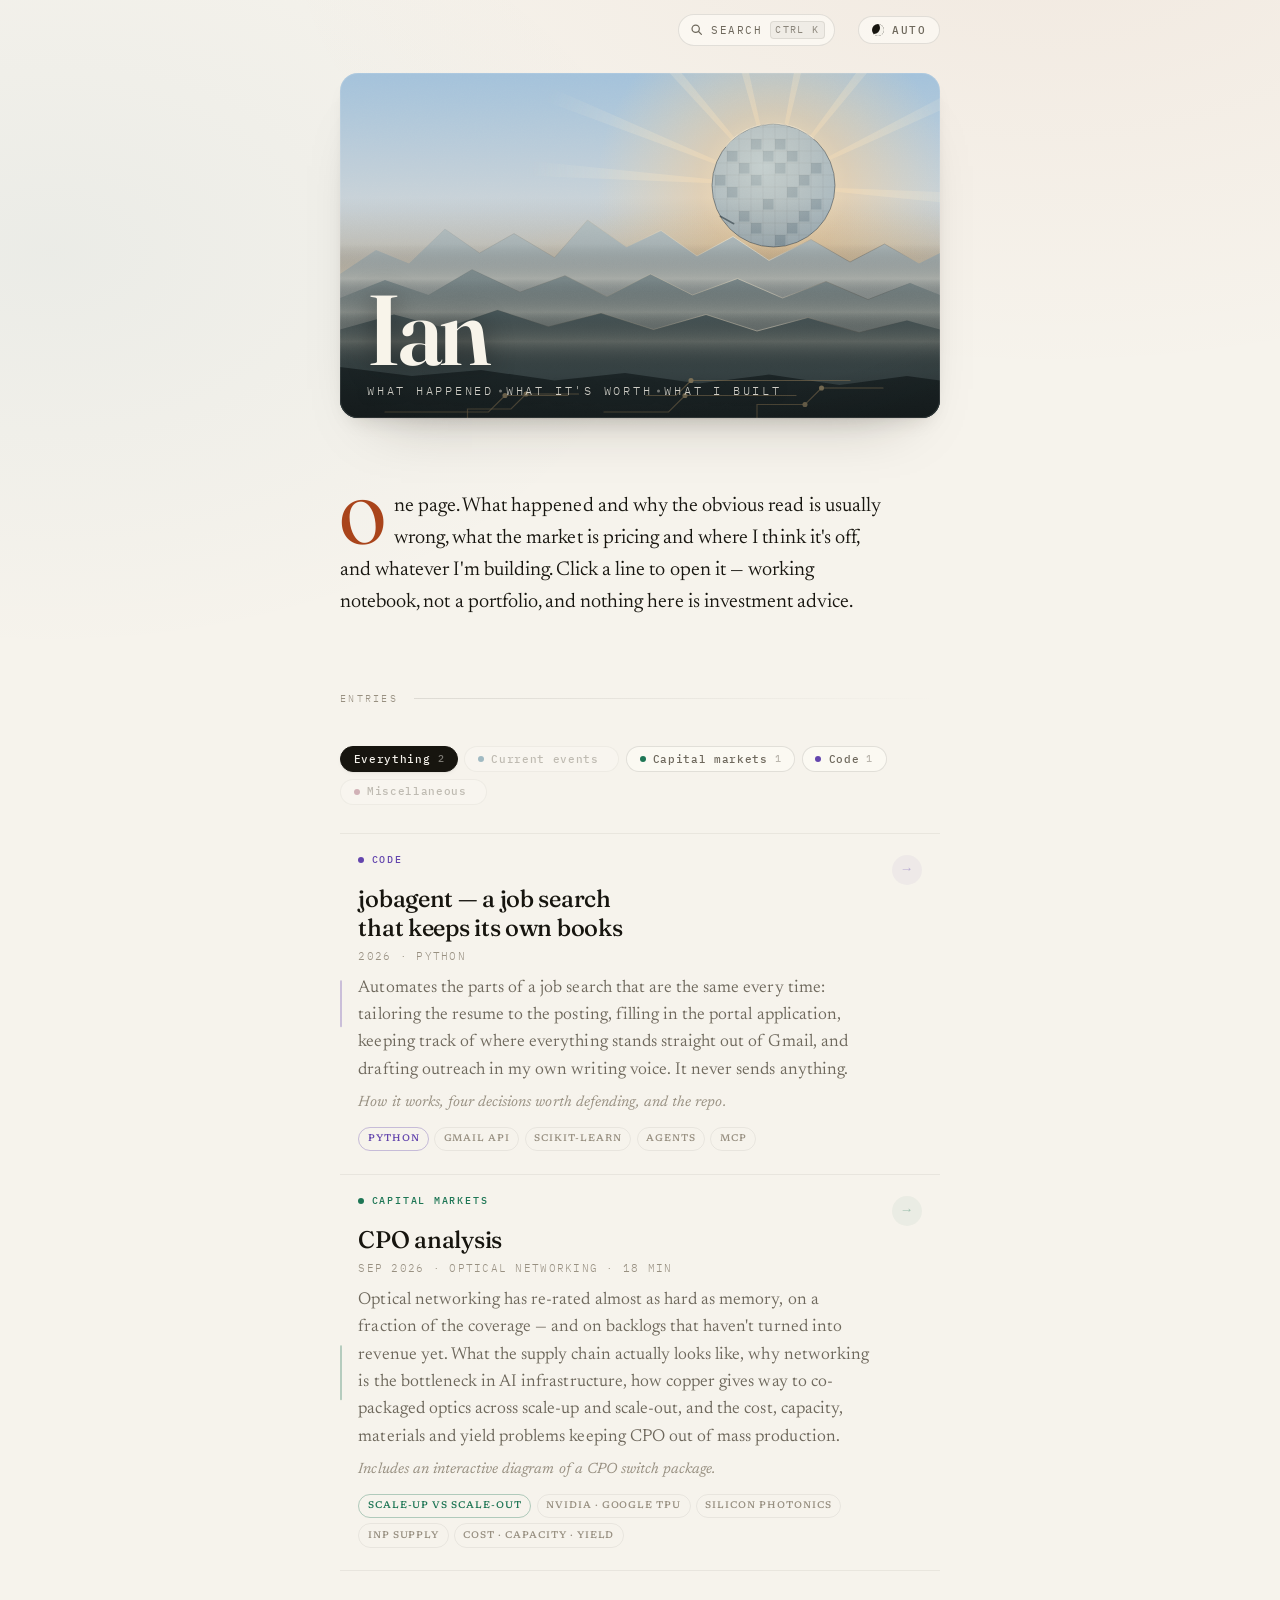
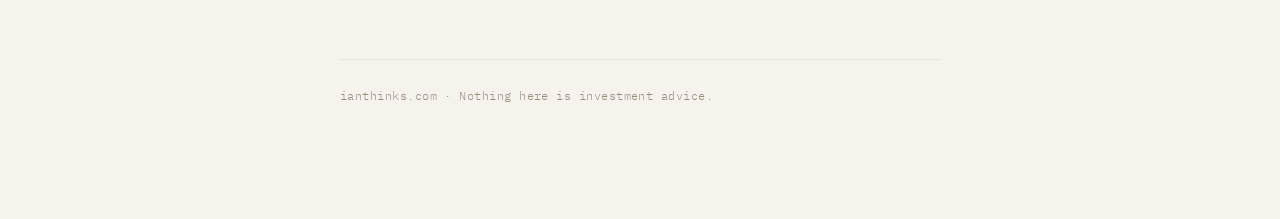
<file: index.html>
<!doctype html>
<html lang="en">
<head>
<meta charset="utf-8">
<meta name="viewport" content="width=device-width, initial-scale=1">
<meta name="color-scheme" content="light dark">
<title>Ian</title>
<meta name="description" content="Current events worth a second look, what I think the market is pricing wrong, and the things I'm building.">
<link rel="canonical" href="https://ianthinks.com/">
<meta property="og:site_name" content="Ian">
<meta property="og:title" content="Ian">
<meta property="og:description" content="Current events worth a second look, what I think the market is pricing wrong, and the things I'm building.">
<meta property="og:url" content="https://ianthinks.com/">
<meta property="og:type" content="website">
<meta property="og:image" content="https://ianthinks.com/og.png">
<meta property="og:image:width" content="1200">
<meta property="og:image:height" content="630">
<meta property="og:image:alt" content="A silicon wafer rising like a sun over mountain ridges, with circuit traces in the foreground.">
<meta name="twitter:card" content="summary_large_image">
<link rel="preconnect" href="https://fonts.googleapis.com">
<link rel="preconnect" href="https://fonts.gstatic.com" crossorigin>
<link rel="stylesheet" href="https://fonts.googleapis.com/css2?family=Fraunces:ital,opsz,wght,SOFT,WONK@0,9..144,300..700,0..100,0..1&family=Newsreader:ital,opsz,wght@0,6..72,300..600;1,6..72,300..500&family=IBM+Plex+Mono:wght@400;500&display=swap">
<link rel="stylesheet" href="style.css">
<link rel="icon" href="data:image/svg+xml,<svg xmlns='http://www.w3.org/2000/svg' viewBox='0 0 32 32'><rect width='32' height='32' rx='7' fill='%23161410'/><circle cx='16' cy='16' r='7.5' fill='none' stroke='%23e9a36b' stroke-width='2.4'/><circle cx='16' cy='16' r='2.2' fill='%23e9a36b'/></svg>">
<script>
  /* set the theme before first paint so there's no flash */
  try {
    var t = localStorage.getItem('theme');
    if (t === 'light' || t === 'dark') document.documentElement.dataset.theme = t;
  } catch (e) {}
</script>
</head>
<body>
<div class="progress" aria-hidden="true"></div>
<div class="wrap">

  <div class="topbar" id="topbar">
    <a class="mark" href="#top">Ian</a>
    <button id="theme-toggle" class="icon-btn" type="button"
            aria-label="Switch colour theme" title="Switch colour theme">
      <span class="theme-icon" aria-hidden="true"></span>
      <span class="theme-label">Auto</span>
    </button>
  </div>

  <div class="hero" id="hero">
    <svg viewBox="0 0 800 460" role="img" aria-label="A silicon wafer rising like a sun through light rays over four layers of jagged mountain ridges, with circuit traces running through the dark foreground.">
      <defs>
        <linearGradient id="sky" x1="0" y1="0" x2="0" y2="1">
          <stop offset="0"    class="sky-0"/>
          <stop offset="0.40" class="sky-1"/>
          <stop offset="0.70" class="sky-2"/>
          <stop offset="1"    class="sky-3"/>
        </linearGradient>
        <radialGradient id="glow">
          <stop offset="0"    class="glow-in"/>
          <stop offset="0.42" class="glow-mid"/>
          <stop offset="1"    class="glow-out"/>
        </radialGradient>
        <radialGradient id="horizon">
          <stop offset="0"    class="glow-mid"/>
          <stop offset="1"    class="glow-out"/>
        </radialGradient>
        <linearGradient id="haze" x1="0" y1="0" x2="0" y2="1">
          <stop offset="0"   class="haze-out"/>
          <stop offset="0.5" class="haze-in"/>
          <stop offset="1"   class="haze-out"/>
        </linearGradient>
        <!-- crest highlight: brightest where it faces the sun -->
        <linearGradient id="rim" x1="0" y1="0" x2="1" y2="0">
          <stop offset="0.12" class="rim-out"/>
          <stop offset="0.52" class="rim-mid"/>
          <stop offset="0.72" class="rim-in"/>
          <stop offset="0.96" class="rim-out"/>
        </linearGradient>
        <radialGradient id="rayfade" cx="578" cy="150" r="330" gradientUnits="userSpaceOnUse">
          <stop offset="0.08" stop-color="#fff" stop-opacity="0"/>
          <stop offset="0.3"  stop-color="#fff" stop-opacity="0.85"/>
          <stop offset="1"    stop-color="#fff" stop-opacity="0"/>
        </radialGradient>
        <mask id="raymask">
          <rect width="800" height="460" fill="url(#rayfade)"/>
        </mask>
        <!-- sunlight washing across the wafer, so it reads as the light source -->
        <radialGradient id="sunwash" cx="0.42" cy="0.34" r="0.78">
          <stop offset="0" class="wash-in"/>
          <stop offset="1" class="wash-out"/>
        </radialGradient>
        <clipPath id="wafer-clip"><circle cx="578" cy="150" r="82"/></clipPath>
      </defs>

      <rect width="800" height="460" fill="url(#sky)"/>

      <g class="stars">
        <circle cx="137" cy="106" r="1.3" style="--d:2.9s"/>
        <circle cx="177" cy="131" r="1.4" style="--d:3.1s"/>
        <circle cx="404" cy="42"  r="0.7" style="--d:2.2s"/>
        <circle cx="467" cy="18"  r="1.4" style="--d:1.4s"/>
        <circle cx="190" cy="14"  r="1.6" style="--d:4.4s"/>
        <circle cx="35"  cy="55"  r="1.1" style="--d:0.7s"/>
        <circle cx="754" cy="60"  r="0.8" style="--d:4.9s"/>
        <circle cx="106" cy="160" r="1.1" style="--d:3.3s"/>
        <circle cx="277" cy="77"  r="0.9" style="--d:0.2s"/>
        <circle cx="768" cy="182" r="1.4" style="--d:4.6s"/>
        <circle cx="463" cy="122" r="0.8" style="--d:2.9s"/>
        <circle cx="732" cy="176" r="1.1" style="--d:2.2s"/>
        <circle cx="362" cy="63"  r="1.6" style="--d:2.3s"/>
        <circle cx="29"  cy="21"  r="1.3" style="--d:6.0s"/>
        <circle cx="397" cy="88"  r="1.2" style="--d:4.5s"/>
        <circle cx="182" cy="94"  r="1.2" style="--d:3.7s"/>
        <circle cx="150" cy="32"  r="1.0" style="--d:5.6s"/>
        <circle cx="280" cy="103" r="1.0" style="--d:0.6s"/>
        <circle cx="59"  cy="134" r="1.4" style="--d:2.2s"/>
        <circle cx="713" cy="196" r="1.1" style="--d:5.9s"/>
        <circle cx="302" cy="43"  r="1.5" style="--d:1.0s"/>
        <circle cx="62"  cy="181" r="1.4" style="--d:2.9s"/>
        <circle cx="210" cy="49"  r="1.1" style="--d:1.0s"/>
        <circle cx="62"  cy="56"  r="1.5" style="--d:5.9s"/>
        <circle cx="206" cy="196" r="1.2" style="--d:4.4s"/>
        <circle cx="30"  cy="38"  r="1.5" style="--d:4.8s"/>
        <circle cx="342" cy="101" r="1.5" style="--d:1.8s"/>
        <circle cx="427" cy="47"  r="1.4" style="--d:0.1s"/>
        <circle cx="26"  cy="102" r="1.3" style="--d:5.1s"/>
        <circle cx="466" cy="45"  r="1.1" style="--d:5.8s"/>
        <circle cx="718" cy="27"  r="0.8" style="--d:0.6s"/>
        <circle cx="28"  cy="71"  r="0.8" style="--d:5.2s"/>
        <circle cx="430" cy="54"  r="1.1" style="--d:1.3s"/>
        <circle cx="138" cy="34"  r="1.0" style="--d:4.3s"/>
        <circle cx="439" cy="15"  r="1.3" style="--d:5.2s"/>
        <circle cx="86"  cy="206" r="1.0" style="--d:1.9s"/>
        <circle cx="258" cy="148" r="1.1" style="--d:3.9s"/>
        <circle cx="330" cy="22"  r="1.1" style="--d:2.6s"/>
        <circle cx="118" cy="224" r="1.0" style="--d:4.1s"/>
        <circle cx="244" cy="20"  r="0.9" style="--d:0.9s"/>
      </g>

      <!-- light rays, fanning out of the wafer -->
      <g class="rays" mask="url(#raymask)">
        <path d="M578,150 L156.7,-35.3 L146.3,-9.3 Z"/>
        <path d="M578,150 L286.8,-206.4 L265.6,-188.0 Z"/>
        <path d="M578,150 L480.3,-299.7 L453.1,-292.9 Z"/>
        <path d="M578,150 L687.3,-297.0 L659.9,-302.8 Z"/>
        <path d="M578,150 L872.2,-203.9 L850.2,-221.1 Z"/>
        <path d="M578,150 L997.5,-39.1 L985.3,-64.3 Z"/>
        <path d="M578,150 L1035.9,196.1 L1037.9,168.1 Z"/>
        <path d="M578,150 L120.1,103.9 L118.1,131.9 Z"/>
      </g>

      <circle class="halo" cx="578" cy="150" r="236" fill="url(#glow)"/>
      <ellipse class="horizon-glow" cx="578" cy="272" rx="430" ry="96" fill="url(#horizon)"/>

      <!-- the wafer, rising -->
      <g class="layer" data-depth="0.08">
        <g clip-path="url(#wafer-clip)">
          <circle cx="578" cy="150" r="82" class="wafer-face"/>
          <g class="wafer-die">
            <rect x="516" y="104" width="14" height="14"/>
            <rect x="516" y="152" width="14" height="14"/>
            <rect x="532" y="120" width="14" height="14"/>
            <rect x="532" y="184" width="14" height="14"/>
            <rect x="548" y="88"  width="14" height="14"/>
            <rect x="548" y="136" width="14" height="14"/>
            <rect x="548" y="200" width="14" height="14"/>
            <rect x="564" y="104" width="14" height="14"/>
            <rect x="564" y="168" width="14" height="14"/>
            <rect x="580" y="88"  width="14" height="14"/>
            <rect x="580" y="120" width="14" height="14"/>
            <rect x="580" y="216" width="14" height="14"/>
            <rect x="596" y="104" width="14" height="14"/>
            <rect x="596" y="152" width="14" height="14"/>
            <rect x="596" y="200" width="14" height="14"/>
            <rect x="612" y="136" width="14" height="14"/>
            <rect x="612" y="184" width="14" height="14"/>
            <rect x="628" y="120" width="14" height="14"/>
            <rect x="628" y="168" width="14" height="14"/>
            <rect x="500" y="136" width="14" height="14"/>
          </g>
          <g class="wafer-grid">
            <line x1="500" y1="60" x2="500" y2="240"/>
            <line x1="516" y1="60" x2="516" y2="240"/>
            <line x1="532" y1="60" x2="532" y2="240"/>
            <line x1="548" y1="60" x2="548" y2="240"/>
            <line x1="564" y1="60" x2="564" y2="240"/>
            <line x1="580" y1="60" x2="580" y2="240"/>
            <line x1="596" y1="60" x2="596" y2="240"/>
            <line x1="612" y1="60" x2="612" y2="240"/>
            <line x1="628" y1="60" x2="628" y2="240"/>
            <line x1="644" y1="60" x2="644" y2="240"/>
            <line x1="660" y1="60" x2="660" y2="240"/>
            <line x1="490" y1="72"  x2="670" y2="72"/>
            <line x1="490" y1="88"  x2="670" y2="88"/>
            <line x1="490" y1="104" x2="670" y2="104"/>
            <line x1="490" y1="120" x2="670" y2="120"/>
            <line x1="490" y1="136" x2="670" y2="136"/>
            <line x1="490" y1="152" x2="670" y2="152"/>
            <line x1="490" y1="168" x2="670" y2="168"/>
            <line x1="490" y1="184" x2="670" y2="184"/>
            <line x1="490" y1="200" x2="670" y2="200"/>
            <line x1="490" y1="216" x2="670" y2="216"/>
            <line x1="490" y1="232" x2="670" y2="232"/>
          </g>
          <circle cx="578" cy="150" r="82" fill="url(#sunwash)"/>
        </g>
        <circle cx="578" cy="150" r="82" class="wafer-edge"/>
        <!-- lit rim, where the light comes from -->
        <path class="wafer-rim" d="M514.3,98.4 A82 82 0 0 1 631.8,88.1"/>
        <path class="wafer-notch" d="M507,191 l18,10"/>
      </g>

      <!-- ridge 1, furthest and most jagged -->
      <g class="layer" data-depth="0.16">
        <path class="ridge-1" d="M0,268 L48,236 L92,254 L140,208 L186,240 L232,214 L286,246 L330,196 L382,232 L428,210 L476,244 L524,218 L572,250 L628,222 L680,252 L726,228 L772,254 L800,240 V480 H0 Z"/>
        <path class="crest" d="M0,268 L48,236 L92,254 L140,208 L186,240 L232,214 L286,246 L330,196 L382,232 L428,210 L476,244 L524,218 L572,250 L628,222 L680,252 L726,228 L772,254 L800,240"/>
      </g>
      <rect class="haze" x="0" y="228" width="800" height="92"/>

      <g class="layer" data-depth="0.30">
        <path class="ridge-2" d="M0,300 L60,276 L118,296 L176,262 L240,292 L300,270 L356,298 L414,268 L470,296 L530,274 L590,300 L648,278 L704,302 L760,280 L800,296 V480 H0 Z"/>
        <path class="crest" d="M0,300 L60,276 L118,296 L176,262 L240,292 L300,270 L356,298 L414,268 L470,296 L530,274 L590,300 L648,278 L704,302 L760,280 L800,296"/>
      </g>
      <rect class="haze" x="0" y="276" width="800" height="86"/>

      <g class="layer" data-depth="0.48">
        <path class="ridge-3" d="M0,342 L72,322 L140,340 L210,316 L278,338 L348,320 L418,342 L488,322 L556,344 L624,326 L692,346 L756,330 L800,342 V480 H0 Z"/>
        <path class="crest" d="M0,342 L72,322 L140,340 L210,316 L278,338 L348,320 L418,342 L488,322 L556,344 L624,326 L692,346 L756,330 L800,342"/>
      </g>
      <rect class="haze" x="0" y="318" width="800" height="80"/>

      <!-- nearest ridge: the board, in silhouette -->
      <g class="layer" data-depth="0.78">
        <path class="ridge-4" d="M0,392 L96,404 L188,396 L286,410 L380,400 L478,414 L572,402 L666,416 L756,404 L800,410 V480 H0 Z"/>
        <g class="trace" fill="none">
          <path d="M352,452 h86 l22,-22 h148"/>
          <path d="M408,430 h40 l20,-20 h212"/>
          <path d="M556,460 v-18 h64 l22,-22 h82"/>
          <path d="M60,452 h138 l22,-22 h84"/>
          <path d="M170,462 v-14 h58 l20,-20 h70"/>
        </g>
        <g class="via">
          <circle cx="460" cy="430" r="3.4" style="--d:0s"/>
          <circle cx="468" cy="410" r="3.4" style="--d:1.1s"/>
          <circle cx="642" cy="420" r="3.4" style="--d:2.2s"/>
          <circle cx="620" cy="442" r="3.4" style="--d:3.3s"/>
          <circle cx="220" cy="430" r="3.4" style="--d:1.7s"/>
          <circle cx="248" cy="428" r="3.4" style="--d:2.8s"/>
        </g>
      </g>
    </svg>

    <div class="hero-scrim" aria-hidden="true"></div>
    <div class="hero-vignette" aria-hidden="true"></div>

    <div class="hero-text">
      <h1>Ian</h1>
      <p class="tagline"><span>What happened</span><span>What it's worth</span><span>What I built</span></p>
    </div>
  </div>

  <div class="intro" id="top">
    <p>
      One page. What happened and why the obvious read is usually wrong, what the
      market is pricing and where I think it's off, and whatever I'm building.
      Click a line to open it — working notebook, not a portfolio, and nothing
      here is investment advice.
    </p>
  </div>

  <p class="section-rule">Entries</p>

  <nav class="filters" aria-label="Filter by topic">
    <button class="chip is-active" data-filter="all" aria-pressed="true"><span>Everything</span><span class="count" aria-hidden="true"></span></button>
    <button class="chip" data-filter="current" aria-pressed="false"><i class="dot d-current"></i><span>Current events</span><span class="count" aria-hidden="true"></span></button>
    <button class="chip" data-filter="markets" aria-pressed="false"><i class="dot d-markets"></i><span>Capital markets</span><span class="count" aria-hidden="true"></span></button>
    <button class="chip" data-filter="code" aria-pressed="false"><i class="dot d-code"></i><span>Code</span><span class="count" aria-hidden="true"></span></button>
    <button class="chip" data-filter="misc" aria-pressed="false"><i class="dot d-misc"></i><span>Miscellaneous</span><span class="count" aria-hidden="true"></span></button>
  </nav>
  <p class="sr-only" role="status" aria-live="polite" id="filter-status"></p>

  <!-- To add an entry: copy one <li>, set data-cat to current | markets | code,
       write the body inside .entry-body, keep newest first. -->
  <ul class="entries" id="feed">

    <li class="entry-item reveal" data-cat="code">
      <details class="entry-card">
        <summary class="entry">
          <span class="cat c-code"><i class="dot d-code"></i>Code</span>
          <span class="entry-title">jobagent — a job search that keeps its own books</span>
          <span class="entry-meta">2026 · Python</span>
          <span class="entry-note">
            Automates the parts of a job search that are the same every time: tailoring
            the resume to the posting, filling in the portal application, keeping track
            of where everything stands straight out of Gmail, and drafting outreach in my
            own writing voice. It never sends anything.
            <b class="entry-hint">How it works, four decisions worth defending, and the repo.</b>
          </span>
          <span class="entry-tags">
            <span>Python</span><span>Gmail API</span><span>scikit-learn</span><span>agents</span><span>MCP</span>
          </span>
          <span class="entry-arrow" aria-hidden="true">→</span>
        </summary>

        <div class="entry-body is-long">
          <p class="lede">
            I built jobagent for my own job search and ran it on that search the whole way
            through. That is where most of the design came from — each piece exists because
            something broke without it.
          </p>
          <p>
            It never sends anything. Every email it writes is an unsent Gmail draft that I
            read and send myself. After each run, an agent reads the whole search and leaves
            a brief of what needs me first.
          </p>

          <h3>How it works</h3>
          <ol>
            <li>
              <b>Tailor.</b> It prepares the resume against the posting rather than sending
              the same file everywhere — the wording that matches what the role actually
              asks for, drawn from my own material.
            </li>
            <li>
              <b>Apply.</b> It fills in the portal application, so the same name, dates and
              standing answers aren't retyped into a different form for the hundredth time.
              I review a completed application instead of writing one.
            </li>
            <li>
              <b>Read.</b> Every few hours it reads new mail. Application confirmations
              become sheet rows; rejections, interview invites and human replies update the
              status. Each hiring system formats its email differently, so a parser handles
              the common ones and two scikit-learn classifiers catch the wording the rules miss.
            </li>
            <li>
              <b>Research.</b> For an application with no contact yet, it works out who the
              right person to write to is, and how far that can be trusted, before anything
              gets drafted. What it finds stays on my machine — none of it is in the
              repository, and none of it is on this page.
            </li>
            <li>
              <b>Draft.</b> The email is written from a retrieval index over my own past
              outreach, so it sounds like me, then checked against how I actually write
              before it becomes a draft.
            </li>
            <li>
              <b>Judge.</b> An agent whose only tools are the project's own functions picks
              which cold applications deserve research today, drafts due follow-ups, and
              writes the brief. It has no tool that sends mail, and its budget is a hard
              cap in code.
            </li>
          </ol>

          <h3>Four decisions worth defending</h3>

          <p>
            <b>Learning behaviour instead of assuming it.</b> The follow-up scheduler needed
            a wait interval. Rather than pick a round number, it measures: pair each follow-up
            with the message before it to the same person and take the median gap. It came out
            shorter than I'd have guessed, which is the point — the interval comes from how I
            actually follow up, not from a figure that sounded about right. Getting the
            training labels right mattered more than
            the model. The obvious label — "is this a later message in the thread?" — is mostly
            replies to people who had already written back, and training on those produces a
            follow-up that opens "Thanks for getting back to me!" addressed to someone who
            never did. The labels come from Gmail thread state instead: a send with no inbound
            message before it is a genuine nudge into silence. That distinction is the whole feature.
          </p>

          <p>
            <b>Deriving state instead of storing it.</b> Every follow-up rule reads off the
            live Gmail thread rather than a local state file — they replied, skip; two sends
            of mine already, skip; a pending draft, skip. Nothing can drift out of sync with
            what was actually sent, and re-runs are safe by construction.
          </p>

          <p>
            <b>Refusing to guess.</b> When no contact can be verified, the run writes a
            <code>.SKIPPED</code> file explaining why instead of inventing a plausible name.
            A fabricated detail in a cold email is worse than no email: the recipient notices.
          </p>

          <p>
            <b>Nothing personal in the code.</b> The search it ran is kept out of the
            project entirely. Identity, resume, application answers and anything it ever
            learned about another person live in gitignored files with <code>.example</code>
            templates beside them, so nothing about me — or about anyone I contacted — is
            hard-coded into it. Someone else could run their own search without inheriting
            mine.
          </p>

          <h3>What it deliberately doesn't do</h3>
          <ul>
            <li>
              <b>No LinkedIn scraping.</b> Their terms prohibit automated collection, and
              breaking that risks your account. The helper only builds a search URL — you
              browse and pick the contact yourself.
            </li>
            <li>
              <b>No auto-sending.</b> Every email is created as a Gmail draft. You click
              Send yourself, every time.
            </li>
          </ul>

          <h3>Built with</h3>
          <p>
            Python 3.12 · Gmail, Sheets and Calendar APIs · scikit-learn · Claude (API, CLI,
            or an MCP server the project exposes) or Meta's Muse for the research and writing
            steps. Everything except research and drafting runs with no model at all.
          </p>
          <p>
            The architecture is enforced rather than described: one module declares which
            layer each file belongs to, and a test fails if any import points upward.
          </p>

          <p class="disclaimer">
            The repository is private for now — it ran on a real search, and that is not
            mine alone to publish.
          </p>
        </div>
      </details>
    </li>

    <!-- Entries go here. Three worked patterns — a current-events read, a
         stock write-up with a numbers table, a code project — are kept in
         _entry-examples.html. Paste one in and rewrite it.
         data-cat must be one of: current | markets | code | misc -->

    <li class="entry-item reveal" data-cat="markets">
      <details class="entry-card">
        <summary class="entry">
          <span class="cat c-markets"><i class="dot d-markets"></i>Capital markets</span>
          <span class="entry-title">CPO analysis</span>
          <span class="entry-meta">Sep 2026 · Optical networking · 18 min</span>
          <span class="entry-note">
            Optical networking has re-rated almost as hard as memory, on a fraction
            of the coverage — and on backlogs that haven't turned into revenue yet.
            What the supply chain actually looks like, why networking is the
            bottleneck in AI infrastructure, how copper gives way to co-packaged
            optics across scale-up and scale-out, and the cost, capacity, materials
            and yield problems keeping CPO out of mass production.
            <b class="entry-hint">Includes an interactive diagram of a CPO switch package.</b>
          </span>
          <span class="entry-tags">
            <span>Scale-up vs scale-out</span>
            <span>NVIDIA · Google TPU</span>
            <span>Silicon photonics</span>
            <span>InP supply</span>
            <span>Cost · capacity · yield</span>
          </span>
          <span class="entry-arrow" aria-hidden="true">→</span>
        </summary>
        <div class="entry-body is-long">
          <p class="lede">
            We've seen memory stocks rise at almost astronomical rates. Everyone knows
            SK Hynix, Micron, SanDisk, CXMT, Western Digital, and others. However, there
            is another group within semiconductors that has also experienced a meteoric
            rise in stock prices but has received significantly less media and analyst
            coverage: optical networking companies. These include AAOI, AXT, Coherent,
            Lumentum, Landmark Optoelectronics, and Zhongji Innolight, to name a few.
          </p>
          <p>
            These companies sit across the photonics and optical communications supply
            chain, which is considerably more complicated, less defined and consolidated,
            and uncertain than memory. It stretches from upstream materials and components
            — substrates, wafers, raw materials, FAUs, lasers — all the way downstream to
            transceivers and optical modules. Unlike memory, where the prevailing
            technologies and product roadmaps are relatively well defined, photonics is
            still evolving rapidly, with multiple competing technologies and architectures.
          </p>
          <p>
            At the same time, the industry is facing significant constraints in upstream
            materials and in manufacturing cost, yield, and capacity. Many companies
            already have significant order backlogs, but the revenue has not materialised
            yet. Forward multiples are based on projected demand in 2027, 2028, or even
            2029, rather than on revenue being recognised today, which makes them
            particularly vulnerable to the current macro environment. We are seeing more
            and more news and confirmed reports of delays in adoption. What follows is the
            adoption of optical technologies across both scale-up and scale-out
            architectures, and the various forms those technologies can take.
          </p>

          <h3>Why networking is the bottleneck</h3>
          <p>
            Photonics sits within a very crucial part of the AI infrastructure supply
            chain: networking. GPUs and CPUs are only useful if they can communicate with
            each other fast enough. With thousands of accelerators operating inside a data
            centre, the communication requirements become enormous. NVIDIA's GB300 can
            place 72 GPUs and 36 CPUs in a single rack, creating an extremely
            high-bandwidth communication requirement.
          </p>
          <p>
            It helps to split networking into two layers. <strong>Scale-up</strong> is
            communication between GPUs inside one tightly coupled domain, today usually a
            single rack, and it still relies mainly on high-speed copper.
            <strong>Scale-out</strong> is communication between racks, and it increasingly
            relies on optics. The rest of this piece follows that split.
          </p>
          <p>
            In NVIDIA's architecture, this can involve 1.6T optical transceiver modules —
            an aggregate 1.6 terabits per second, built from 8 × 200G lanes — with a total
            of 216 optical modules required for the system. We expect networking technology
            to keep advancing on both sides. On the scale-up side, from copper toward a
            mixture of copper and CPO; on the scale-out side, from traditional optical
            transceivers toward CPO. Bandwidth requirements keep climbing with it. 800G and
            1.6T are the mainstream standards today. By 2028, 3.2T is expected to enter mass
            production, while 6.4T could reach the sampling stage. Looking ahead to Feynman,
            the generation after Vera Rubin, the architecture is not yet entirely clear, so
            I won't go far into it below. But it is evident that CPO becomes a standard and
            the most important component of networking for both scale-up and scale-out.
          </p>

          <h3>Scale-up: NVIDIA</h3>
          <p>
            Using NVIDIA as an industry benchmark, the GB300, which uses the Oberon rack
            system, relies on copper for its scale-up connections. Vera Rubin, also on
            Oberon, is likewise expected to use copper. Rubin Ultra, expected to use the
            Kyber and Oberon rack systems respectively, is when traditional copper wiring
            begins to be replaced. The architecture could involve PCB midplanes and copper,
            or CPO and copper. The choice of routing architecture will depend in part on the
            switches used within the system.
          </p>
          <p>
            A small note here. There is still some uncertainty, but this appears to be the
            most concise way to think about it. In 2028, NVIDIA is expected to introduce two
            versions of Rubin Ultra: NVL144 and NVL576. The first is expected to use PCB
            midplane technology with flyover copper wire in the switch tray; the second a
            combination of copper and optics. NVL576 combines eight Oberon racks into a
            single system, which may blur the traditional definition of scale-up somewhat.
            I would still consider any architecture where the GPUs are connected within the
            same system to be part of scale-up networking.
          </p>
          <table class="mini">
            <thead><tr><th>Generation</th><th>Rack</th><th>Scale-up</th><th>Scale-out</th></tr></thead>
            <tbody>
              <tr><td>GB300</td><td>Oberon</td><td>Copper</td><td>1.6T pluggable, 8 × 200G — 216 modules</td></tr>
              <tr><td>Vera Rubin</td><td>Oberon</td><td>Copper</td><td>1.6T, 432 modules — or CPO plus optical switching</td></tr>
              <tr><td>Rubin Ultra NVL144</td><td>Oberon</td><td>PCB midplane + flyover copper</td><td>3.2T transceivers, 3.2T switches</td></tr>
              <tr><td>Rubin Ultra NVL576</td><td>Kyber</td><td>Copper in-rack, CPO between racks</td><td>3.2T transceivers, 3.2T switches</td></tr>
            </tbody>
          </table>
          <p>
            We know there are limits to traditional copper. Copper cables become
            increasingly thick and heavy as bandwidth requirements rise, while signal
            integrity deteriorates beyond roughly 2 to 3 metres, and sometimes shorter. That
            applies primarily to passive copper cables. There is an upgrade: Active
            Electrical Cables (AECs) incorporate retimers and other active components to
            extend usable transmission distances and maintain signal integrity. But AECs
            remain subject to the fundamental physical limitations of copper, particularly
            as bandwidth and link distances continue to increase.
          </p>
          <p>
            This brings us to another potential solution: the PCB midplane. A midplane has
            lower bandwidth than a direct copper cable for certain applications, but it
            offers several important advantages for high-density AI systems. Rather than
            relying on large bundles of individual copper cables, a midplane provides short,
            direct board-level electrical connections and can integrate multiple routing
            layers into a highly concentrated structure. That enables a High-Density
            Interconnect (HDI) architecture, improving space efficiency while helping
            maintain signal integrity over short distances.
          </p>
          <p>
            The NVL144 combines a massive multilayer PCB midplane, or orthogonal backplane,
            with copper flyover cables. The midplane serves as the central structural and
            electrical routing layer, enabling a high-density, 90-degree rack layout while
            eliminating the need for thousands of individual internal cables. It handles the
            dense, short-reach board-level connections, while flyover cables provide
            flexibility for connections that need greater reach or a different path.
          </p>
          <p>
            Some major players in PCB manufacturing for AI and HPC include Victory Giant
            Technology, WUS Printed Circuit, Tripod Technology, and Gold Circuit
            Electronics. TTM Technologies, while currently smaller in this particular
            market, is the major U.S. PCB player and has high potential. Victory Giant is
            one of the leading players in AI and high-performance computing PCBs and is
            pursuing aggressive capacity expansion. For one of the most critical materials
            in the PCB stack, copper-clad laminate (CCL), companies such as Elite Material
            (EMC) and Doosan are competing in the high-end, low-loss segment with M9-class
            materials, which are widely expected in Rubin Ultra. Elite Material appears
            particularly well positioned; based on current industry developments and its
            certification activity with NVIDIA, it could emerge as a major, or potentially
            dominant, player in high-end AI CCL.
          </p>
          <p>
            The second version is NVL576, which connects eight Oberon racks, each containing
            72 Rubin Ultra GPUs, using CPO between the racks in a two-tier, all-to-all
            network, while the scale-up connections within each rack remain copper-based.
            The longer-term solution will likely shift toward heavier use of optical
            interconnects, particularly in the Kyber rack system and even more so in
            Feynman.
          </p>
          <p>
            Optics have a fundamental advantage over electrical copper links: optical
            signals can travel significantly farther without the same degree of
            degradation, while optical links provide much higher bandwidth density and are
            less susceptible to electromagnetic interference. However, optics are not
            automatically the answer today. The technology still has to clear manufacturing
            yield, cost, power consumption, packaging, thermal management, and production
            capacity. More on all of that below.
          </p>
          <p>
            It's worth clarifying that this gradual shift from copper toward optical
            interconnects applies only to AI servers and high-performance computing
            infrastructure. Traditional servers are still largely dependent on copper, for
            two reasons. First, optical interconnects are significantly more expensive than
            conventional copper, and for traditional workloads the additional cost is often
            difficult to justify. Second, traditional servers generally do not have the same
            bandwidth, latency, and scale-up requirements. And within AI servers, copper is
            unlikely to be completely replaced — usage should decline as optics spread, but
            both PCB midplanes and CPO-based scale-up architectures retain some copper
            content.
          </p>

          <h3>Scale-up: Google</h3>
          <p>
            Any discussion of optical scale-up has to include Google's TPU. Google has used
            optics in its scale-up network since TPU v4, where optical circuit switches
            (OCS) connect groups of 64 chips into pods containing thousands of chips. The
            same approach continues into future generations.
          </p>
          <p>
            To understand why Google adopted optics so early, it helps to compare the two
            architectures. NVIDIA groups GPUs into a single domain connected through
            NVSwitch, which acts as a central switching layer. If GPU 15 wants to
            communicate with GPU 38, it sends the data to an NVSwitch, which forwards it to
            the destination — exactly one switch hop. Google, by contrast, does not use a
            central switch inside the pod. Each TPU connects directly to its neighbours
            through Inter-Chip Interconnect (ICI) ports, arranged in a 3D torus. Each chip
            has six neighbours: left, right, front, back, up, and down. To reach a TPU that
            is not a direct neighbour, data hops from chip to chip through the torus.
            Routing is therefore distributed across the network, which requires significant
            software engineering to coordinate.
          </p>
          <p>
            This topology gave Google a stronger reason to adopt optics early, for three
            reasons. First, physical distance: a torus has wraparound links that connect the
            edges of the grid back to each other, and in a large pod some of those links
            span racks, pushing beyond the practical reach of copper. Second, flexibility:
            optical circuit switches let Google reconfigure the topology in software,
            partition a pod into slices for different workloads, and route around failed
            chips. Third, latency: every additional hop adds latency, so shorter and more
            direct optical paths become increasingly valuable as pods scale.
          </p>

          <h3>Scale-out: NVIDIA</h3>
          <p>
            Using the Oberon system and NVL72 GB300 as a reference, the system can involve
            1.6T optical transceiver modules, 8 × 200G lanes, 216 optical modules in total.
            In the Vera Rubin Oberon architecture there are two configurations. One still
            uses 1.6T optical transceivers, with a 1.6T CPO ToR switch and 8 × 200G lanes,
            but with a higher total number of connections — roughly double the modules of
            the GB300 generation, 432 for the system. The other adopts a CPO solution,
            combining 1.6T optical transceivers with optical switching. Looking ahead to
            Rubin Ultra and the Kyber rack system, both configurations are expected to move
            to 3.2T optical transceivers paired with 3.2T optical switches.
          </p>
          <p>
            Evidently, unlike scale-up networking, which still relies heavily on copper,
            pluggable optical transceivers are the mainstream solution for scale-out today,
            given the longer distances and higher bandwidth involved. But as bandwidth
            continues to increase, the industry appears to be gradually moving toward CPO. I
            use CPO here as a general reference for that transition. Depending on the
            specific architecture, the eventual solution may be closer to NPO than to true
            CPO. Regardless of whether the industry ultimately adopts CPO, NPO, or a
            combination of both, the broader trend is toward moving optical components
            closer to the switching or compute silicon and away from traditional pluggable
            transceivers.
          </p>

          <h3>From pluggables to co-packaged optics</h3>
          <p>
            This is a useful way to classify the roadmap. Today the industry is still
            largely centred on <strong>pluggable optics</strong>, where the transceiver sits
            at the front panel and connects to the ASIC through relatively long electrical
            traces. The next step moves the optics closer to the ASIC: <strong>On-Board
            Optics (OBO)</strong>, where the optical engine is placed directly on the PCB,
            then <strong>Near-Package Optics (NPO)</strong>, where the engine is positioned
            much closer to the ASIC on a high-performance substrate. The next major step is
            <strong>Co-Packaged Optics (CPO)</strong>, where the optical engine and ASIC are
            integrated within the same package, substantially shortening the electrical path
            between them. The last is the <strong>Optoelectronic Integrated Circuit
            (OEIC)</strong>, where the optical function is integrated into the chip itself —
            far too advanced for current technology.
          </p>
          <p>
            CPO is a sharp break from today's pluggables. A pluggable is a standalone,
            hot-swappable module in the switch's front panel; CPO places the optics directly
            on the same package as the switch chip or GPU. Pluggables are dominated by two
            kinds. <strong>EML modules</strong> pair each lane with its own
            electro-absorption modulated laser built on an indium phosphide (InP) chip, with
            the laser inside the module. They deliver excellent signal quality at high speed
            but are costly and supply-constrained. <strong>Silicon photonics (SiPh)
            modules</strong> build the optics on silicon wafers and share one
            continuous-wave (CW) laser across several lanes. Because many optical functions
            sit on one silicon chip, they use fewer discrete parts, pack more bandwidth into
            less space, and cost less at scale — and those advantages grow as speeds move
            from 800G to 1.6T and beyond.
          </p>
          <p>
            Silicon photonics is also the foundation of CPO. The role of EMLs is expected to
            gradually diminish, while CW lasers gain share, potentially approaching 50% by
            2028, and become the mainstream solution in the CPO era. Both rely on a DSP to
            clean up the signal, which becomes a major power and cost burden at 800G and
            1.6T. Still, pluggables are easy to replace when they fail and have better
            yield, since each module is tested on its own. This is the part that gets
            replaced and goes obsolete with the mass adoption of CPO.
          </p>

          <h3>Inside a CPO switch</h3>
          <p>
            This is roughly what a CPO switch architecture looks like at a high level. It
            essentially replaces the DSP.
          </p>
          <!-- Interactive CPO package diagram. Behaviour lives in app.js under
               "co-packaged optics diagram"; the <dl class="cpo-key"> below is
               both the copy source for the panel and the no-JS fallback. -->
          <figure class="cpo" id="cpo">
            <div class="cpo-head">
              <p class="cpo-eyebrow">Inside a CPO switch · click any block</p>
              <div class="cpo-runs">
                <button class="cpo-btn" type="button" data-flow="tx">Transmit path</button>
                <button class="cpo-btn" type="button" data-flow="rx">Receive path</button>
                <button class="cpo-btn cpo-btn--ghost" type="button" data-flow="reset">Reset</button>
              </div>
            </div>

            <div class="cpo-stage">
              <svg viewBox="0 0 720 420" role="img"
                   aria-label="A co-packaged optics switch: a switch ASIC at the centre of a package substrate, flanked by optical engines made of an electronic IC and a photonic IC, each coupled through a fiber attach unit to a fiber ribbon leaving the package, with an external continuous-wave laser feeding light in from off-package.">

                <!-- external light source -->
                <g class="cpo-part" data-part="laser" tabindex="0" role="button" aria-label="External continuous-wave laser">
                  <rect class="cpo-box cpo-laser" x="26" y="14" width="168" height="48" rx="8"/>
                  <text class="cpo-lbl" x="110" y="36" text-anchor="middle">External CW laser</text>
                  <text class="cpo-sub" x="110" y="51" text-anchor="middle">InP · deliberately off-package</text>
                </g>

                <!-- the package -->
                <g class="cpo-part" data-part="board" tabindex="0" role="button" aria-label="Package substrate and interposer">
                  <rect class="cpo-board" x="140" y="96" width="440" height="296" rx="16"/>
                  <g class="cpo-via">
                    <circle cx="176" cy="368" r="2"/><circle cx="206" cy="368" r="2"/>
                    <circle cx="236" cy="368" r="2"/><circle cx="266" cy="368" r="2"/>
                    <circle cx="296" cy="368" r="2"/><circle cx="326" cy="368" r="2"/>
                    <circle cx="356" cy="368" r="2"/><circle cx="386" cy="368" r="2"/>
                    <circle cx="416" cy="368" r="2"/><circle cx="446" cy="368" r="2"/>
                    <circle cx="476" cy="368" r="2"/><circle cx="506" cy="368" r="2"/>
                    <circle cx="536" cy="368" r="2"/>
                  </g>
                  <text class="cpo-sub" x="360" y="385" text-anchor="middle">Package substrate / interposer</text>
                </g>

                <!-- laser feed, into each photonic IC — painted after the substrate so it
                     reads as fiber running over the package -->
                <g class="cpo-cw" fill="none" data-cw>
                  <path d="M160,62 C206,96 196,150 199,200"/>
                  <path d="M194,30 C330,8 486,28 512,80 C520,108 521,160 521,200"/>
                </g>

                <!-- the engines that aren't drawn out -->
                <rect class="cpo-ghost" x="290" y="120" width="140" height="52" rx="8"/>
                <text class="cpo-sub cpo-faint" x="360" y="150" text-anchor="middle">more optical engines</text>
                <rect class="cpo-ghost" x="290" y="306" width="140" height="52" rx="8"/>
                <text class="cpo-sub cpo-faint" x="360" y="336" text-anchor="middle">more optical engines</text>

                <!-- switch ASIC -->
                <g class="cpo-part" data-part="asic" tabindex="0" role="button" aria-label="Switch ASIC">
                  <rect class="cpo-box cpo-asic" x="288" y="200" width="144" height="92" rx="10"/>
                  <text class="cpo-lbl" x="360" y="242" text-anchor="middle">Switch ASIC</text>
                  <text class="cpo-sub" x="360" y="259" text-anchor="middle">no DSP in the path</text>
                </g>

                <!-- short electrical hops, ASIC to each EIC -->
                <g class="cpo-el" fill="none">
                  <path d="M274,222 H288"/><path d="M274,246 H288"/><path d="M274,270 H288"/>
                  <path d="M432,222 H446"/><path d="M432,246 H446"/><path d="M432,270 H446"/>
                </g>

                <!-- receive-side engine -->
                <g class="cpo-part" data-part="engine" tabindex="0" role="button" aria-label="Optical engine, receive side">
                  <rect class="cpo-engine" x="168" y="194" width="112" height="104" rx="10"/>
                  <text class="cpo-sub cpo-faint" x="224" y="208" text-anchor="middle">optical engine</text>
                </g>
                <g class="cpo-part" data-part="pic" tabindex="0" role="button" aria-label="Photonic integrated circuit">
                  <rect class="cpo-box cpo-pic" x="174" y="214" width="50" height="76" rx="6"/>
                  <text class="cpo-lbl cpo-lbl--sm" x="199" y="243" text-anchor="middle">PIC</text>
                  <text class="cpo-sub" x="199" y="259" text-anchor="middle">mod · PD</text>
                  <text class="cpo-sub" x="199" y="272" text-anchor="middle">MUX</text>
                </g>
                <g class="cpo-part" data-part="eic" tabindex="0" role="button" aria-label="Electronic integrated circuit">
                  <rect class="cpo-box cpo-eic" x="228" y="214" width="46" height="76" rx="6"/>
                  <text class="cpo-lbl cpo-lbl--sm" x="251" y="243" text-anchor="middle">EIC</text>
                  <text class="cpo-sub" x="251" y="259" text-anchor="middle">driver</text>
                  <text class="cpo-sub" x="251" y="272" text-anchor="middle">TIA</text>
                </g>
                <g class="cpo-part" data-part="fau" tabindex="0" role="button" aria-label="Fiber attach unit">
                  <rect class="cpo-box cpo-fau" x="140" y="232" width="28" height="40" rx="5"/>
                  <text class="cpo-sub" x="154" y="256" text-anchor="middle">FAU</text>
                </g>

                <!-- transmit-side engine -->
                <g class="cpo-part" data-part="engine" tabindex="0" role="button" aria-label="Optical engine, transmit side">
                  <rect class="cpo-engine" x="440" y="194" width="112" height="104" rx="10"/>
                  <text class="cpo-sub cpo-faint" x="496" y="208" text-anchor="middle">optical engine</text>
                </g>
                <g class="cpo-part" data-part="eic" tabindex="0" role="button" aria-label="Electronic integrated circuit">
                  <rect class="cpo-box cpo-eic" x="446" y="214" width="46" height="76" rx="6"/>
                  <text class="cpo-lbl cpo-lbl--sm" x="469" y="243" text-anchor="middle">EIC</text>
                  <text class="cpo-sub" x="469" y="259" text-anchor="middle">driver</text>
                  <text class="cpo-sub" x="469" y="272" text-anchor="middle">TIA</text>
                </g>
                <g class="cpo-part" data-part="pic" tabindex="0" role="button" aria-label="Photonic integrated circuit">
                  <rect class="cpo-box cpo-pic" x="496" y="214" width="50" height="76" rx="6"/>
                  <text class="cpo-lbl cpo-lbl--sm" x="521" y="243" text-anchor="middle">PIC</text>
                  <text class="cpo-sub" x="521" y="259" text-anchor="middle">mod · PD</text>
                  <text class="cpo-sub" x="521" y="272" text-anchor="middle">MUX</text>
                </g>
                <g class="cpo-part" data-part="fau" tabindex="0" role="button" aria-label="Fiber attach unit">
                  <rect class="cpo-box cpo-fau" x="552" y="232" width="28" height="40" rx="5"/>
                  <text class="cpo-sub" x="566" y="256" text-anchor="middle">FAU</text>
                </g>

                <!-- fiber out, both sides -->
                <g class="cpo-part" data-part="fiber" tabindex="0" role="button" aria-label="Fiber ribbon to the network">
                  <g class="cpo-hit" fill="none">
                    <path d="M140,238 C96,234 60,202 10,188"/>
                    <path d="M140,252 C96,252 60,252 10,252"/>
                    <path d="M140,266 C96,270 60,300 10,314"/>
                    <path d="M580,238 C624,234 660,202 710,188"/>
                    <path d="M580,252 C624,252 660,252 710,252"/>
                    <path d="M580,266 C624,270 660,300 710,314"/>
                  </g>
                  <g class="cpo-fiber" fill="none">
                    <path d="M140,238 C96,234 60,202 10,188"/>
                    <path d="M140,252 C96,252 60,252 10,252"/>
                    <path d="M140,266 C96,270 60,300 10,314"/>
                    <path d="M580,238 C624,234 660,202 710,188"/>
                    <path d="M580,252 C624,252 660,252 710,252"/>
                    <path d="M580,266 C624,270 660,300 710,314"/>
                  </g>
                  <text class="cpo-sub cpo-faint" x="62" y="344" text-anchor="middle">from the network</text>
                  <text class="cpo-sub cpo-faint" x="658" y="344" text-anchor="middle">to the network</text>
                </g>

                <!-- animation rails, never painted -->
                <path id="cpo-tx" class="cpo-rail" d="M360,246 L432,246 L446,246 L492,246 L546,246 L580,246 L710,250"/>
                <path id="cpo-rx" class="cpo-rail" d="M10,250 L140,246 L174,246 L224,246 L274,246 L288,246 L360,246"/>
                <circle class="cpo-dot" r="6" cx="-20" cy="-20"/>
              </svg>
            </div>

            <div class="cpo-panel" role="status" aria-live="polite">
              <p class="cpo-panel-title">Co-packaged optics, at a high level</p>
              <p class="cpo-panel-text">The optics move onto the switch package. Click a block for what it does, or run the transmit and receive paths to follow a signal through it.</p>
            </div>

            <ul class="cpo-legend">
              <li><i class="cpo-sw cpo-sw--el"></i>Electrical</li>
              <li><i class="cpo-sw cpo-sw--opt"></i>Optical data</li>
              <li><i class="cpo-sw cpo-sw--cw"></i>CW light from the laser</li>
            </ul>

            <dl class="cpo-key">
              <dt data-part="board">Substrate / interposer</dt>
              <dd>The floor of the package. It carries the physical and electrical connections between the switch ASIC, the optical engines and everything else sitting on it.</dd>

              <dt data-part="asic">Switch ASIC</dt>
              <dd>The core of the system, directing traffic between the optical links. Because the optics are millimetres away instead of out at the front panel, the long electrical trace — and with it the DSP that a pluggable needs to clean up the signal — is designed out. That DSP is a major power and cost burden at 800G and 1.6T.</dd>

              <dt data-part="engine">Optical engine</dt>
              <dd>One PIC plus one EIC, several of them arranged around the ASIC. Every engine runs in both directions; receive is drawn on the left and transmit on the right here only to keep the two paths readable.</dd>

              <dt data-part="pic">PIC — photonic integrated circuit</dt>
              <dd>The optical half: modulators, photodetectors, and the wavelength multiplexers and demultiplexers. Built on silicon photonics, which is the foundation CPO is built on — many optical functions on one silicon chip, fewer discrete parts, more bandwidth in less space.</dd>

              <dt data-part="eic">EIC — electronic integrated circuit</dt>
              <dd>The electronic half: the drivers that swing the modulators on the transmit side, and the transimpedance amplifiers that amplify what the photodetectors hand back on the receive side.</dd>

              <dt data-part="fau">FAU — fiber attach unit</dt>
              <dd>The physical coupling between the engine and the outside world. Alignment and bonding here are at very small dimensions, and the packaging difficulty extends into the FAU itself — one of the reasons CPO yields are hard.</dd>

              <dt data-part="laser">External CW laser</dt>
              <dd>The light source, kept off the package on purpose. Lasers have a much shorter service life than the silicon around them and run hot; integrating one would mean replacing the whole assembly when it failed. High-power InP continuous-wave lasers lead for both scale-up and scale-out. VCSELs suit shorter scale-up reach, and microLEDs are an early option for very short links.</dd>

              <dt data-part="fiber">Fiber ribbon</dt>
              <dd>Out to the rest of the network. Optics carry far more bandwidth per millimetre of edge than copper, travel much further before the signal degrades, and are indifferent to electromagnetic interference.</dd>
            </dl>

            <figcaption>A CPO switch at a high level: the optical engines ring the ASIC, the laser stays outside, and the electrical path shrinks from a front-panel trace to a few millimetres of package wiring.</figcaption>
          </figure>
          <p>
            At the bottom is the substrate or interposer, which provides the physical and
            electrical connections between the different components. At the centre is the
            switch ASIC, the core of the system, directing data traffic between the optical
            links. Surrounding it are the optical engines. Each engine consists primarily of
            two parts: a Photonic Integrated Circuit (PIC) and an Electronic Integrated
            Circuit (EIC). The PIC contains the key optical components — modulators,
            photodetectors, wavelength multiplexers (MUX) and demultiplexers (DEMUX). The
            EIC contains the key electronic components — drivers and transimpedance
            amplifiers (TIAs). The engines connect to the external optical network through
            fiber attach units (FAUs).
          </p>
          <p>
            The laser or light source is a critical component of CPO, with different
            technologies trading off reach, power efficiency, bandwidth density, cost, and
            maturity. It needs emphasising that this is still an <em>external</em> light
            source. CW lasers, particularly high-power InP lasers used as external light
            sources for silicon-photonics engines, are the leading approach and can support
            both scale-up and scale-out. VCSELs are another option, particularly for
            shorter-reach scale-up links; they benefit from a mature ecosystem, high-speed
            modulation, strong energy efficiency, and potentially lower cost, although their
            reach is generally shorter. MicroLEDs are an emerging option for very
            short-reach interconnects, with potential advantages in energy efficiency,
            latency, and cost, but they remain less mature and cover less distance.
          </p>
          <p>
            The signal flow can then be understood step by step. On the transmit side, the
            switch ASIC sends an electrical signal to the EIC, where the driver drives the
            modulator on the PIC. In the external-laser SiPh implementation, the laser
            provides the continuous-wave light, and the modulator converts the electrical
            data into an optical signal. The optical signal then passes through the FAU and
            into the fiber. On the receive side, the optical signal enters through the FAU
            and reaches the PIC, where the photodetector converts it back into an electrical
            signal. That signal goes to the TIA, which amplifies and conditions it before
            sending it back toward the switch ASIC.
          </p>

          <h3>Who actually builds it</h3>
          <p>
            At the system level, Broadcom and NVIDIA lead CPO development, with Marvell and
            MediaTek also building solutions. TSMC is the default foundry for the photonic
            chips, though reports suggest UMC and Intel may win a piece of the business.
            Beneath these chip designers, vertical integration runs through the supply chain,
            and several players stand out.
          </p>
          <p>
            Coherent and Lumentum are the two most important laser suppliers, but they are
            generally seen as strong in different ways. Coherent leads on output: it has the
            broadest product range, from lasers and EMLs to silicon photonics and finished
            transceivers, and it was the first to move indium phosphide production onto
            larger 6-inch wafers. Lumentum is widely viewed as the technology leader at the
            cutting edge — early to ship 200G-per-lane EMLs for 1.6T modules, and a leading
            supplier of the ultra-high-power CW lasers that CPO requires. NVIDIA's $2 billion
            investment in each suggests how important they are.
          </p>
          <p>
            Marvell supplies the DSPs inside most high-speed transceivers, builds silicon
            photonics engines, and strengthened its optical interconnect and CPO position by
            acquiring Celestial AI. TSMC manufactures the photonic chips and provides the
            COUPE advanced packaging that ties optics to the switch — an irreplaceable role
            in manufacturing. InnoLight, the world's largest transceiver maker, is moving
            upstream into silicon photonics to get a slice of the CPO era. In Japan,
            Sumitomo Electric makes indium phosphide lasers and EMLs as well as optical fiber
            and connectivity products, giving it a presence across both the light source and
            the cabling CPO systems depend on.
          </p>
          <p>
            Evidently, many of these companies play multiple roles across the value chain,
            producing everything from lasers and photonic chips to finished optical modules,
            and in some cases competing directly with their own customers. That highlights
            the uncertainty surrounding how the technology will evolve and how market share
            may ultimately be distributed. Beyond the major players there is also a long tail
            of smaller specialists — component manufacturers, packaging and assembly
            providers — filling critical gaps with specialised components, manufacturing
            capacity, and technical expertise.
          </p>

          <h3>Why CPO isn't here yet</h3>
          <p>
            Talk about how much more distance it can cover, how much better the signal is,
            how much more advanced the technology is. There is so much to praise — so why is
            CPO not yet in mass production?
          </p>
          <p>
            <strong>Cost.</strong> The exact price is uncertain and difficult to determine,
            and much of it is confidential. But it is significantly more expensive than
            optical transceivers, and far more so than AECs and copper. The replacement cost
            is much higher too. When a pluggable transceiver breaks down, you replace the
            transceiver. With CPO, the optical engine is integrated much more closely with
            the switch package, so a failure requires replacing a much larger portion of the
            system rather than one module. This is also one of the reasons the laser source
            is kept external. Imagine the laser integrated into the package and then failing:
            given that lasers have a significantly shorter service life than other
            components, how much more expensive and complicated would it be to replace the
            whole assembly? The other concern is overheating taking everything down with it,
            which becomes a bigger issue with the laser inside the package.
          </p>
          <p>
            <strong>Capacity.</strong> Foundry capacity and laser supply are the two primary
            constraints. Take COUPE from TSMC, an enabling technology for CPO. According to
            TrendForce, TSMC's PIC capacity is expected to increase from around 500 wafers
            per month to 10,000 by the second quarter of 2026, rise further to 15,000 by the
            fourth quarter, and reach at least 25,000 per month by 2028.
          </p>
          <div class="chart" data-kind="bar"
               data-values="500,10000,15000,25000"
               data-labels="Now,2Q26,4Q26,2028"
               data-unit=" wpm"
               data-caption="TSMC PIC wafer capacity per month, per TrendForce"></div>
          <p>
            TSMC's strength is not only foundry capacity but also advanced packaging, which
            is particularly important for integrating photonics with compute and makes TSMC
            the number one player here as well. But advanced foundry and packaging capacity
            is already constrained, so this will likely still be insufficient to meet demand.
            Intel's Optical Compute Interconnect (OCI) is another interesting technology that
            could let Intel compete in this market, but it is still in testing and
            development, so its ability to compete at scale remains to be demonstrated.
          </p>
          <p>
            <strong>Materials.</strong> The laser source is significant because of the
            underlying semiconductor materials and the complexity of manufacturing them. In
            addition to silicon, these materials are used because of their ability to
            efficiently emit and manipulate light. Gallium arsenide (GaAs) and indium
            phosphide (InP) are two of the key ones, with InP particularly scarce and
            increasingly important for advanced optical applications. Growing InP crystals is
            difficult because phosphorus is highly volatile and can evaporate easily during
            crystal growth, making the material harder to manufacture at scale. Sumitomo
            Electric Industries, AXT Inc. (United States, with manufacturing in China), and
            JX Advanced Metals are the three major players in the InP substrate supply chain.
            On top of that, China put InP under export licensing in February 2025, requiring
            a permit for every customer order, further constraining an already inadequate
            supply. The same tightness applies to EML and CW lasers: demand is driven by the
            rapid expansion of AI servers, migration to higher speeds, and the rising number
            of optical connections per data centre. Coherent and Lumentum are actively
            expanding capacity, but supply may still remain tight.
          </p>
          <p>
            <strong>Yield.</strong> Exact figures are confidential, but CPO faces
            significantly greater yield challenges than conventional pluggable transceivers
            and copper. That is largely a result of the complexity of advanced packaging.
            Silicon and InP have different coefficients of thermal expansion, meaning they
            expand and contract at different rates as temperatures change, so one side
            stretches more than the other; repeated thousands of times, it leads to
            malfunction. CPO also requires the integration of multiple components and
            processes, including high-precision alignment and bonding at very small
            dimensions. These processes need highly specialised equipment and expertise, and
            even small alignment or bonding errors can affect optical performance. The
            packaging issue extends to FAUs as well, making the whole thing very hard to
            produce. Finally, because CPO is still relatively new and less mature, testing
            and screening are less established than for conventional pluggables, which makes
            it harder to identify and correct defects early — another challenge for
            achieving consistently high yields.
          </p>

          <h3>Where that leaves it</h3>
          <p>
            Put the pieces together and the direction is not really in dispute.
            Networking is the binding constraint on AI infrastructure, copper runs out
            of road somewhere around two to three metres, and every roadmap on the table
            — NVIDIA's, Google's, Broadcom's — walks the optics closer to the silicon.
            CPO is where that ends up. What is in dispute is when, in what form (CPO,
            NPO, or some mix of the two), and who keeps the margin once it arrives.
          </p>
          <p>
            That gap between direction and timing is the whole problem with the stocks.
            The technology is years from settled while the multiples already discount
            2027 to 2029 demand. Cost, foundry and packaging capacity, InP supply, and
            yield are each independently capable of pushing adoption out by a year, and
            most of them are physical constraints that money cannot solve quickly — you
            cannot tell a phosphorus crystal to grow faster, and TSMC's advanced
            packaging line is oversubscribed before CPO gets near it. Meanwhile the
            backlogs are real but unconverted, and the companies holding them compete
            with their own customers across half the layers of the stack.
          </p>
          <p>
            So what I would watch is not demand. Demand is not the question. It is
            conversion: CPO shipping in volume rather than sampling, COUPE capacity
            landing on something like the schedule it has been given, InP substrate
            supply loosening or tightening further, and the first credible yield numbers
            out of anyone's packaging line. Those are what turn a backlog into revenue.
            Until they move, these multiples are a bet on a timeline more than on a
            technology — and timelines in photonics have a long history of slipping to
            the right.
          </p>

          <p class="dateline">Written 19 September 2026.</p>
          <p class="disclaimer">
            Not investment advice, and not a recommendation to buy or sell anything. I
            am not a licensed advisor. This is a working note put together from public
            reporting, company disclosures and third-party estimates, and parts of it
            rest on roadmaps that are unannounced, subject to change, or simply rumoured
            — architecture, generation names and timing all move. Yield, cost and
            capacity figures in this industry are confidential, so numbers here are
            estimates and dates are expectations rather than facts. I may hold positions
            in companies mentioned and may change them without updating this page. Do
            your own work.
          </p>
        </div>
      </details>
    </li>

  </ul>

  <p class="empty" id="noresults" hidden>Nothing filed under that yet.</p>

  <section class="coming" id="coming">
    <h2>What goes here</h2>
    <ul class="coming-list">
      <li>
        <span class="cat c-current"><i class="dot d-current"></i>Current events</span>
        <p>What happened, and why the obvious read is usually wrong.</p>
      </li>
      <li>
        <span class="cat c-markets"><i class="dot d-markets"></i>Capital markets</span>
        <p>What the price implies, and which assumption I'd take the other side of.</p>
      </li>
      <li>
        <span class="cat c-code"><i class="dot d-code"></i>Code</span>
        <p>Things I built, and what broke along the way.</p>
      </li>
    </ul>
    <p class="coming-note">First entries going up shortly.</p>
  </section>


  <footer>
    <p>ianthinks.com · Nothing here is investment advice.</p>
  </footer>

</div>
<script src="app.js"></script>
</body>
</html>
</file>
<file: style.css>
/* hidden must win over component display rules */
[hidden]{display:none!important}

/* ============================================================
   ian — stylesheet
   Light = warm paper. Dark = deep ink with a dawn-lit hero.
   ============================================================ */

/* ---------------------------------------------------- tokens */
:root {
  /* surface */
  --bg:        #f6f3ec;
  --bg-tint-a: rgba(168, 67, 26, .055);
  --bg-tint-b: rgba(31, 101, 132, .05);
  --card:      #fffdf8;
  --card-2:    #fbf8f1;
  --ink:       #16140e;
  --muted:     #6d675b;
  --faint:     #978f80;
  --hairline:  rgba(22, 20, 14, .11);
  --hairline-2:rgba(22, 20, 14, .06);
  --accent:    #a8431a;
  --accent-soft: rgba(168, 67, 26, .12);

  /* categories */
  --c-current:  #1f6584;
  --c-code:   #6244ad;
  --c-markets: #1d7554;
  --c-misc: #9b4f67;

  /* elevation */
  --shadow-1: 0 1px 1px rgba(32, 26, 16, .04),
              0 2px 6px -2px rgba(32, 26, 16, .06);
  --shadow-2: 0 1px 1px rgba(32, 26, 16, .05),
              0 10px 22px -12px rgba(32, 26, 16, .18),
              0 32px 60px -40px rgba(32, 26, 16, .35);

  /* hero */
  --sky-0: #a3c2db;
  --sky-1: #ccd4d8;
  --sky-2: #f0dcbc;
  --sky-3: #fbe8c6;
  --glow-in:  rgba(255, 241, 203, .95);
  --glow-mid: rgba(255, 205, 140, .45);
  --glow-out: rgba(255, 216, 158, 0);
  --wafer-face: #9cb4c6;
  --wafer-die:  #7c97ac;
  --wafer-grid: rgba(26, 38, 46, .19);
  --wafer-edge: rgba(32, 46, 56, .55);
  --wafer-rim:  rgba(255, 246, 225, .75);
  --ridge-1: #bcc8ca;
  --ridge-2: #94a4a6;
  --ridge-3: #5f7275;
  --ridge-4: #2c3a3d;
  --haze:    rgba(248, 234, 210, .3);
  --trace:   rgba(255, 214, 150, .62);
  --via:     rgba(255, 224, 168, .95);
  --star:    rgba(226, 232, 240, 0);
  --scrim-1: rgba(10, 14, 14, 0);
  --scrim-2: rgba(10, 14, 14, .30);
  --scrim-3: rgba(10, 14, 14, .66);

  --ray:     rgba(255, 245, 219, .4);
  --wash-in: rgba(255, 246, 219, .42);
  --wash-out:rgba(255, 212, 148, .1);
  --rim-in:  rgba(255, 250, 232, .95);
  --rim-mid: rgba(255, 240, 210, .4);

  --grain: .045;

  --ease:   cubic-bezier(.22, .78, .28, 1);

  --measure: 42rem;
  --gutter: clamp(1.15rem, 5vw, 2.25rem);
}

/* ---------------------------------------------------- dark palette */
@media (prefers-color-scheme: dark) {
  :root:not([data-theme="light"]) {
    color-scheme: dark;
    --bg:        #0b0b0c;
    --bg-tint-a: rgba(233, 163, 107, .07);
    --bg-tint-b: rgba(108, 178, 212, .055);
    --card:      #131316;
    --card-2:    #17171b;
    --ink:       #ece7db;
    --muted:     #918b7e;
    --faint:     #6c675d;
    --hairline:  rgba(236, 231, 219, .12);
    --hairline-2:rgba(236, 231, 219, .06);
    --accent:    #e9a36b;
    --accent-soft: rgba(233, 163, 107, .14);

    --c-current:  #74bada;
    --c-code:   #ab92e8;
    --c-markets: #68cb9c;
    --c-misc: #e0a0b5;

    --shadow-1: 0 1px 1px rgba(0, 0, 0, .5),
                0 2px 8px -2px rgba(0, 0, 0, .6);
    --shadow-2: 0 1px 1px rgba(0, 0, 0, .55),
                0 12px 26px -14px rgba(0, 0, 0, .8),
                0 40px 70px -44px rgba(0, 0, 0, 1);

    --sky-0: #05080f;
    --sky-1: #0f1520;
    --sky-2: #241f26;
    --sky-3: #46301e;
    --glow-in:  rgba(255, 184, 108, .62);
    --glow-mid: rgba(236, 130, 70, .26);
    --glow-out: rgba(233, 140, 80, 0);
    --wafer-face: #2d3d47;
    --wafer-die:  #48616f;
    --wafer-grid: rgba(178, 208, 226, .2);
    --wafer-edge: rgba(150, 186, 204, .45);
    --wafer-rim:  rgba(255, 206, 150, .7);
    --ridge-1: #26333b;
    --ridge-2: #19242b;
    --ridge-3: #0e161b;
    --ridge-4: #05090c;
    --haze:    rgba(233, 140, 80, .1);
    --trace:   rgba(233, 163, 107, .45);
    --via:     rgba(255, 196, 132, .9);
    --star:    rgba(226, 232, 240, .85);
    --scrim-1: rgba(6, 7, 9, 0);
    --scrim-2: rgba(6, 7, 9, .35);
    --scrim-3: rgba(6, 7, 9, .78);

    --ray:     rgba(255, 190, 120, .22);
  --wash-in: rgba(255, 198, 130, .46);
  --wash-out:rgba(236, 130, 70, .08);
    --wash-in: rgba(255, 198, 130, .46);
    --wash-out:rgba(236, 130, 70, .08);
    --rim-in:  rgba(255, 206, 150, .85);
    --rim-mid: rgba(255, 190, 130, .3);

    --ray:     rgba(255, 190, 120, .22);
  --rim-in:  rgba(255, 206, 150, .85);
  --rim-mid: rgba(255, 190, 130, .3);

  --grain: .06;
  }
}

/* same palette, forced by the toggle */
:root[data-theme="dark"] {
  color-scheme: dark;
  --bg:        #0b0b0c;
  --bg-tint-a: rgba(233, 163, 107, .07);
  --bg-tint-b: rgba(108, 178, 212, .055);
  --card:      #131316;
  --card-2:    #17171b;
  --ink:       #ece7db;
  --muted:     #918b7e;
  --faint:     #6c675d;
  --hairline:  rgba(236, 231, 219, .12);
  --hairline-2:rgba(236, 231, 219, .06);
  --accent:    #e9a36b;
  --accent-soft: rgba(233, 163, 107, .14);

  --c-current:  #74bada;
  --c-code:   #ab92e8;
  --c-markets: #68cb9c;
  --c-misc: #e0a0b5;

  --shadow-1: 0 1px 1px rgba(0, 0, 0, .5),
              0 2px 8px -2px rgba(0, 0, 0, .6);
  --shadow-2: 0 1px 1px rgba(0, 0, 0, .55),
              0 12px 26px -14px rgba(0, 0, 0, .8),
              0 40px 70px -44px rgba(0, 0, 0, 1);

  --sky-0: #05080f;
  --sky-1: #0f1520;
  --sky-2: #241f26;
  --sky-3: #46301e;
  --glow-in:  rgba(255, 184, 108, .62);
  --glow-mid: rgba(236, 130, 70, .26);
  --glow-out: rgba(233, 140, 80, 0);
  --wafer-face: #2d3d47;
  --wafer-die:  #48616f;
  --wafer-grid: rgba(178, 208, 226, .2);
  --wafer-edge: rgba(150, 186, 204, .45);
  --wafer-rim:  rgba(255, 206, 150, .7);
  --ridge-1: #26333b;
  --ridge-2: #19242b;
  --ridge-3: #0e161b;
  --ridge-4: #05090c;
  --haze:    rgba(233, 140, 80, .1);
  --trace:   rgba(233, 163, 107, .45);
  --via:     rgba(255, 196, 132, .9);
  --star:    rgba(226, 232, 240, .85);
  --scrim-1: rgba(6, 7, 9, 0);
  --scrim-2: rgba(6, 7, 9, .35);
  --scrim-3: rgba(6, 7, 9, .78);

  --grain: .06;
}

/* ---------------------------------------------------- base */
*, *::before, *::after { box-sizing: border-box; }

html {
  -webkit-text-size-adjust: 100%;
  scroll-behavior: smooth;
  scroll-padding-top: 5rem;
}

body {
  margin: 0;
  background-color: var(--bg);
  background-image:
    radial-gradient(70rem 40rem at 82% -8%, var(--bg-tint-a), transparent 70%),
    radial-gradient(56rem 36rem at 4% 28%,  var(--bg-tint-b), transparent 70%);
  background-repeat: no-repeat;
  background-attachment: fixed;
  color: var(--ink);
  font-family: "Newsreader", ui-serif, Georgia, "Iowan Old Style", serif;
  font-optical-sizing: auto;
  font-size: clamp(1.02rem, .97rem + .25vw, 1.14rem);
  font-weight: 380;
  line-height: 1.68;
  letter-spacing: .002em;
  text-rendering: optimizeLegibility;
  -webkit-font-smoothing: antialiased;
  transition: background-color .3s var(--ease), color .3s var(--ease);
}

/* film grain — what keeps flat colour from looking flat */
body::after {
  content: "";
  position: fixed;
  inset: -50%;
  z-index: 999;
  pointer-events: none;
  opacity: var(--grain);
  mix-blend-mode: overlay;
  background-image: url("data:image/svg+xml,%3Csvg xmlns='http://www.w3.org/2000/svg' width='220' height='220'%3E%3Cfilter id='n'%3E%3CfeTurbulence type='fractalNoise' baseFrequency='.85' numOctaves='3' stitchTiles='stitch'/%3E%3CfeColorMatrix type='saturate' values='0'/%3E%3C/filter%3E%3Crect width='220' height='220' filter='url(%23n)'/%3E%3C/svg%3E");
}

.wrap {
  max-width: var(--measure);
  margin: 0 auto;
  padding: 0 var(--gutter) 7rem;
}

a {
  color: var(--accent);
  text-decoration-color: color-mix(in srgb, var(--accent) 38%, transparent);
  text-decoration-thickness: 1px;
  text-underline-offset: .18em;
  transition: text-decoration-color .18s var(--ease), color .18s var(--ease);
}
a:hover { text-decoration-color: var(--accent); }

:focus-visible {
  outline: 2px solid var(--accent);
  outline-offset: 3px;
  border-radius: 5px;
}

.sr-only {
  position: absolute; width: 1px; height: 1px;
  padding: 0; margin: -1px; overflow: hidden;
  clip-path: inset(50%); white-space: nowrap; border: 0;
}

/* one family for every small letterspaced label */
.cat, .chip, .entry-meta, .icon-btn, .mark,
.tagline, .section-rule, footer, figcaption, h2 {
  font-family: "IBM Plex Mono", ui-monospace, SFMono-Regular, Menlo, monospace;
}

/* ---------------------------------------------------- top bar */
.topbar {
  position: sticky;
  top: 0;
  z-index: 50;
  display: flex;
  align-items: center;
  gap: 1rem;
  margin: 0 calc(var(--gutter) * -1);
  padding: .85rem var(--gutter);
  border-bottom: 1px solid transparent;
  transition: background .3s var(--ease), border-color .3s var(--ease),
              box-shadow .3s var(--ease);
}
.topbar.is-stuck {
  background: color-mix(in srgb, var(--bg) 76%, transparent);
  backdrop-filter: saturate(140%) blur(14px);
  -webkit-backdrop-filter: saturate(140%) blur(14px);
  border-bottom-color: var(--hairline-2);
}

.mark {
  display: inline-flex;
  align-items: center;
  gap: .55rem;
  color: var(--ink);
  font-size: .7rem;
  letter-spacing: .2em;
  text-transform: uppercase;
  text-decoration: none;
  opacity: 0;
  transform: translateY(-4px);
  pointer-events: none;
  transition: opacity .3s var(--ease), transform .3s var(--ease);
}
.mark::before {
  content: "";
  width: 8px; height: 8px;
  border-radius: 2px;
  background: linear-gradient(135deg, var(--accent), var(--c-current));
  transform: rotate(45deg);
}
.topbar.is-stuck .mark,
.topbar.always-mark .mark { opacity: 1; transform: none; pointer-events: auto; }

.icon-btn {
  display: inline-flex; align-items: center; gap: .5rem;
  margin-left: auto;
  padding: .42rem .8rem;
  border: 1px solid var(--hairline);
  border-radius: 999px;
  background: color-mix(in srgb, var(--card) 60%, transparent);
  color: var(--muted);
  font-size: .66rem;
  font-weight: 500;
  line-height: 1;
  letter-spacing: .14em;
  text-transform: uppercase;
  cursor: pointer;
  transition: color .18s var(--ease), border-color .18s var(--ease),
              background .18s var(--ease), transform .18s var(--ease);
}
.icon-btn:hover {
  color: var(--ink);
  border-color: color-mix(in srgb, var(--muted) 55%, transparent);
  transform: translateY(-1px);
}

.theme-icon {
  width: 12px; height: 12px;
  border-radius: 50%;
  background: var(--ink);
  box-shadow: inset -4px -2px 0 0 var(--bg);
  transition: box-shadow .3s var(--ease), background .3s var(--ease);
}
:root[data-theme="light"] .theme-icon { background: var(--accent); box-shadow: inset 0 0 0 0 var(--bg); }
:root[data-theme="dark"]  .theme-icon { box-shadow: inset -5px -1px 0 0 var(--bg); }

/* ---------------------------------------------------- hero */
.hero {
  position: relative;
  margin: .75rem 0 clamp(2.6rem, 6vw, 4.5rem);
  border-radius: 18px;
  overflow: hidden;
  box-shadow: var(--shadow-2);
  isolation: isolate;
}
.hero::after {                 /* inner hairline keeps the edge crisp */
  content: "";
  position: absolute; inset: 0;
  border-radius: inherit;
  box-shadow: inset 0 0 0 1px rgba(255, 255, 255, .1);
  pointer-events: none;
}
.hero svg { display: block; width: 100%; height: auto; }

.sky-0 { stop-color: var(--sky-0); }
.sky-1 { stop-color: var(--sky-1); }
.sky-2 { stop-color: var(--sky-2); }
.sky-3 { stop-color: var(--sky-3); }
.glow-in  { stop-color: var(--glow-in); }
.glow-mid { stop-color: var(--glow-mid); }
.glow-out { stop-color: var(--glow-out); }
.haze-in  { stop-color: var(--haze); }
.haze-out { stop-color: transparent; }

.wafer-face { fill: var(--wafer-face); }
.wafer-die  { fill: var(--wafer-die); }
.wafer-grid { stroke: var(--wafer-grid); stroke-width: .55; }
.wafer-edge { fill: none; stroke: var(--wafer-edge); stroke-width: 1.1; }
.wafer-rim  { fill: none; stroke: var(--wafer-rim); stroke-width: 1.6; opacity: .7; }
.wafer-notch{ fill: none; stroke: var(--wafer-edge); stroke-width: 2; stroke-linecap: round; }

.ridge-1 { fill: var(--ridge-1); }
.ridge-2 { fill: var(--ridge-2); }
.ridge-3 { fill: var(--ridge-3); }
.ridge-4 { fill: var(--ridge-4); }
.haze    { fill: url(#haze); }
.rays    { fill: var(--ray); }
.wash-in { stop-color: var(--wash-in); }
.wash-out{ stop-color: var(--wash-out); }
.horizon-glow { opacity: .85; }
.rim-in  { stop-color: var(--rim-in); }
.rim-mid { stop-color: var(--rim-mid); }
.rim-out { stop-color: transparent; }
.crest {
  fill: none;
  stroke: url(#rim);
  stroke-width: 1.3;
}

.trace { stroke: var(--trace); stroke-width: 1.6; stroke-linecap: round; }
.via circle   { fill: var(--via); }
.stars circle { fill: var(--star); }

.halo         { animation: breathe 11s ease-in-out infinite; transform-origin: 612px 104px; }
.via circle   { animation: pulse 4.6s ease-in-out infinite var(--d, 0s); }
.stars circle { animation: twinkle 5.5s ease-in-out infinite var(--d, 0s); }
.spark        { animation: spark 7s ease-in-out infinite var(--d, 0s); }

@keyframes breathe { 0%, 100% { opacity: .8;  transform: scale(1); }
                     50%      { opacity: 1;   transform: scale(1.06); } }
@keyframes pulse   { 0%, 100% { opacity: .35; r: 2.6; }
                     50%      { opacity: 1;   r: 4; } }
@keyframes twinkle { 0%, 100% { opacity: .3; }
                     50%      { opacity: 1; } }
@keyframes spark   { 0%, 100% { opacity: 0; }
                     45%      { opacity: .9; }
                     55%      { opacity: .9; } }

.hero-scrim {
  position: absolute; inset: auto 0 0 0; height: 64%;
  background: linear-gradient(to top, var(--scrim-3) 0%, var(--scrim-2) 46%, var(--scrim-1) 100%);
  pointer-events: none;
}
.hero-vignette {
  position: absolute; inset: 0;
  background: radial-gradient(118% 100% at 50% 38%, transparent 56%, rgba(0, 0, 0, .3) 100%);
  pointer-events: none;
}

.hero-text {
  position: absolute; z-index: 2;
  left: clamp(1.25rem, 4.5%, 2.6rem);
  right: clamp(1.25rem, 4.5%, 2.6rem);
  bottom: clamp(1.1rem, 5%, 2rem);
  color: #f8f4ea;
}
.hero-text h1 {
  margin: 0 0 .5rem;
  color: inherit;
  font-family: "Fraunces", ui-serif, Georgia, serif;
  font-size: clamp(3.1rem, 13vw, 6.2rem);
  font-weight: 600;
  font-variation-settings: "SOFT" 10, "WONK" 1, "opsz" 144;
  line-height: .88;
  letter-spacing: -.034em;
  text-shadow: 0 2px 28px rgba(0, 0, 0, .45);
}
.tagline {
  display: flex;
  flex-wrap: wrap;
  align-items: center;
  gap: .4rem .75rem;
  margin: 0;
  color: rgba(248, 244, 234, .82);
  font-size: clamp(.6rem, 1.6vw, .72rem);
  letter-spacing: .24em;
  text-transform: uppercase;
  text-shadow: 0 1px 10px rgba(0, 0, 0, .5);
}
.tagline span { position: relative; white-space: nowrap; }
/* separator trails its item, so a wrapped line never opens with a stray dot */
.tagline span:not(:last-child)::after {
  content: "";
  position: absolute; right: -.5rem; top: 50%;
  width: 3px; height: 3px;
  border-radius: 50%;
  background: currentColor;
  opacity: .5;
  transform: translateY(-50%);
}

/* ---------------------------------------------------- prose */
.intro { max-width: 34rem; }
.intro p { margin: 0 0 1.25em; }
.intro p:last-child { margin-bottom: 0; }

.intro > p:first-of-type { font-size: 1.1em; line-height: 1.6; }
.intro > p:first-of-type::first-letter {
  float: left;
  margin: .1em .14em 0 0;
  font-family: "Fraunces", ui-serif, Georgia, serif;
  font-size: 3.1em;
  font-weight: 500;
  font-variation-settings: "SOFT" 30, "WONK" 1, "opsz" 144;
  line-height: .82;
  color: var(--accent);
}

h2 {
  margin: 0 0 1.5rem;
  color: var(--faint);
  font-size: .7rem;
  font-weight: 500;
  line-height: 1;
  letter-spacing: .22em;
  text-transform: uppercase;
}

/* labelled rule between major blocks */
.section-rule {
  display: flex;
  align-items: center;
  gap: 1rem;
  margin: clamp(3rem, 8vw, 4.5rem) 0 1.5rem;
  color: var(--faint);
  font-size: .64rem;
  letter-spacing: .22em;
  text-transform: uppercase;
}
.section-rule::after {
  content: "";
  flex: 1;
  height: 1px;
  background: linear-gradient(to right, var(--hairline), transparent);
}

/* ---------------------------------------------------- filters */
.filters {
  display: flex;
  flex-wrap: wrap;
  gap: .4rem;
  margin: 2.4rem 0 1.75rem;
}
.chip {
  display: inline-flex; align-items: center; gap: .45rem;
  padding: .42rem .8rem;
  border: 1px solid var(--hairline);
  border-radius: 999px;
  background: color-mix(in srgb, var(--card) 55%, transparent);
  color: var(--muted);
  font-size: .68rem;
  font-weight: 450;
  line-height: 1;
  letter-spacing: .06em;
  cursor: pointer;
  transition: background .18s var(--ease), color .18s var(--ease),
              border-color .18s var(--ease), transform .18s var(--ease),
              box-shadow .18s var(--ease);
}
.chip:hover:not(:disabled) {
  color: var(--ink);
  border-color: color-mix(in srgb, var(--muted) 45%, transparent);
  transform: translateY(-1px);
}
.chip:disabled { opacity: .4; cursor: default; }
.chip.is-active {
  background: var(--ink);
  color: var(--bg);
  border-color: var(--ink);
  box-shadow: var(--shadow-1);
}
.chip.is-active .dot { box-shadow: 0 0 0 2px color-mix(in srgb, var(--bg) 30%, transparent); }
.chip .count {
  font-size: .9em;
  font-variant-numeric: tabular-nums;
  opacity: .45;
}

.dot {
  width: 6px; height: 6px;
  border-radius: 50%;
  flex: none;
  background: currentColor;
}
.d-current  { background: var(--c-current); }
.d-code   { background: var(--c-code); }
.d-markets { background: var(--c-markets); }
.d-misc   { background: var(--c-misc); }

/* ---------------------------------------------------- feed */
.entries {
  list-style: none;
  margin: 0;
  padding: 0;
  border-top: 1px solid var(--hairline-2);
}
.entry-item {
  border-bottom: 1px solid var(--hairline-2);
}

.entry {
  --tint: var(--accent);
  position: relative;
  display: grid;
  grid-template-columns: 1fr auto;
  align-items: start;
  gap: 0 1rem;
  padding: 1.35rem 1.15rem 1.4rem;
  border-radius: 12px;
  color: inherit;
  text-decoration: none;
  transition: background .22s var(--ease), transform .22s var(--ease),
              box-shadow .22s var(--ease);
}
.entry-item[data-cat="current"] .entry { --tint: var(--c-current); }
.entry-item[data-cat="code"]   .entry { --tint: var(--c-code); }
.entry-item[data-cat="markets"] .entry { --tint: var(--c-markets); }
.entry-item[data-cat="misc"] .entry { --tint: var(--c-misc); }

/* accent rail: a hint at rest, nearly full height on hover */
.entry::before {
  content: "";
  position: absolute;
  left: 0; top: 50%;
  width: 2px; height: 14%;
  border-radius: 2px;
  background: var(--tint);
  opacity: .3;
  transform: translateY(-50%);
  transition: height .26s var(--ease), opacity .26s var(--ease), width .26s var(--ease);
}
/* soft colour wash from the left on hover */
.entry::after {
  content: "";
  position: absolute; inset: 0;
  border-radius: inherit;
  background: linear-gradient(100deg,
              color-mix(in srgb, var(--tint) 11%, transparent),
              transparent 52%);
  opacity: 0;
  pointer-events: none;
  transition: opacity .22s var(--ease);
}

.entry:hover, .entry:focus-visible {
  background: var(--card);
  transform: translateY(-2px);
  box-shadow: var(--shadow-2);
  text-decoration: none;
}
.entry:hover::before, .entry:focus-visible::before { height: 66%; width: 3px; opacity: 1; }
.entry:hover::after,  .entry:focus-visible::after  { opacity: 1; }

/* every text child sits in column 1; the arrow takes column 2 */
.entry > span { position: relative; grid-column: 1; }

.cat {
  display: inline-flex; align-items: center; gap: .45rem;
  margin-bottom: .45rem;
  font-size: .62rem;
  font-weight: 500;
  line-height: 1;
  letter-spacing: .18em;
  text-transform: uppercase;
}
.c-current  { color: var(--c-current); }
.c-code   { color: var(--c-code); }
.c-markets { color: var(--c-markets); }
.c-misc   { color: var(--c-misc); }

.entry-title {
  display: block;
  margin-bottom: .32rem;
  font-family: "Fraunces", ui-serif, Georgia, serif;
  font-size: clamp(1.22rem, 1.1rem + .6vw, 1.5rem);
  font-weight: 480;
  font-variation-settings: "SOFT" 20, "WONK" 0, "opsz" 36;
  line-height: 1.2;
  letter-spacing: -.012em;
  text-wrap: balance;
}
.entry-meta {
  display: block;
  color: var(--faint);
  font-size: .66rem;
  letter-spacing: .12em;
  text-transform: uppercase;
}
.entry-note {
  display: block;
  max-width: 34rem;
  margin-top: .55rem;
  color: var(--muted);
  font-size: .95em;
  line-height: 1.58;
}

.entry > .entry-arrow {   /* beats `.entry > span { grid-column: 1 }` */
  grid-column: 2;
  grid-row: 1 / -1;        /* every row, however many the summary has */
  align-self: center;
  display: grid;
  place-items: center;
  width: 30px; height: 30px;
  border-radius: 50%;
  background: color-mix(in srgb, var(--tint) 13%, transparent);
  color: var(--tint);
  font-size: .85rem;
  opacity: 0;
  transform: translateX(-6px) scale(.9);
  transition: opacity .2s var(--ease), transform .25s var(--ease);
}
.entry:hover .entry-arrow,
.entry:focus-visible .entry-arrow { opacity: 1; transform: none; }

/* ---------------------------------------------------- inline bodies
   Every entry opens in place — one page, nothing to navigate to. */
.entry-card { border-radius: 12px; }

summary.entry { cursor: pointer; list-style: none; }
summary.entry::-webkit-details-marker { display: none; }
summary.entry:focus-visible {
  outline: 2px solid var(--tint);
  outline-offset: -2px;
}

.entry-card[open] {
  background: var(--card);
  box-shadow: var(--shadow-1);
}
.entry-card[open] > .entry { background: none; transform: none; box-shadow: none; }
.entry-card[open] > .entry::before { height: 66%; width: 3px; opacity: 1; }
.entry-card[open] > .entry::after { opacity: 1; }
.entry-card[open] > .entry:hover { transform: none; box-shadow: none; }
.entry-card[open] .entry-arrow { opacity: 1; transform: rotate(90deg); }

.entry-body {
  max-width: 36rem;
  padding: 0 1.15rem 1.7rem;
  color: var(--muted);
  animation: bodyIn .24s var(--ease) both;
}
@keyframes bodyIn {
  from { opacity: 0; transform: translateY(-5px); }
  to   { opacity: 1; transform: none; }
}
.entry-body > :first-child { margin-top: 0; }
.entry-body > :last-child  { margin-bottom: 0; }
.entry-body p { margin: 0 0 1rem; font-size: .97rem; line-height: 1.68; }
.entry-body a { color: var(--accent); }

.entry-body pre {
  margin: 1.1rem 0;
  padding: .9rem 1rem;
  overflow-x: auto;
  background: var(--card-2);
  border: 1px solid var(--hairline);
  border-radius: 8px;
  font-size: .82rem;
  line-height: 1.55;
}
.entry-body pre code { padding: 0; background: none; }

.repo-link { font-size: .8rem; letter-spacing: .04em; }

table.mini {
  width: 100%;
  margin: 1.1rem 0;
  border-collapse: collapse;
  font-size: .88rem;
}
table.mini th,
table.mini td {
  padding: .5rem .65rem;
  text-align: left;
  border-bottom: 1px solid var(--hairline-2);
}
table.mini th {
  color: var(--faint);
  font-size: .64rem;
  font-weight: 500;
  letter-spacing: .14em;
  text-transform: uppercase;
}
table.mini td { color: var(--ink); }
table.mini td:not(:first-child) { font-variant-numeric: tabular-nums; }

/* when the piece was written, sat just above the disclaimer */
.dateline {
  margin: 2.2rem 0 0 !important;
  padding-top: 1.1rem;
  border-top: 1px solid var(--hairline-2);
  color: var(--faint);
  font-size: .68rem !important;
  font-weight: 500;
  letter-spacing: .12em;
  text-transform: uppercase;
}
.dateline + .disclaimer { margin-top: .7rem; }

.disclaimer {
  margin-top: 1.1rem;
  color: var(--faint);
  font-size: .8rem !important;
  font-style: italic;
}

.empty {
  margin: 1.6rem 0 0 1.15rem;
  color: var(--faint);
  font-style: italic;
}

/* a few details the inline-body section doesn't cover */
summary.entry::marker { content: ""; }          /* Firefox */
summary.entry { -webkit-tap-highlight-color: transparent; }

/* caret is a visible affordance here, not just a hover flourish */
.entry-card > .entry > .entry-arrow { opacity: .4; transform: none; }
.entry-card > .entry:hover > .entry-arrow { opacity: 1; }
.entry-card[open] > .entry > .entry-arrow { opacity: 1; transform: rotate(90deg); }

/* hairline between the row and its body once open */
.entry-card[open] > .entry {
  border-bottom: 1px solid var(--hairline-2);
  border-end-start-radius: 0;
  border-end-end-radius: 0;
}
.entry-card[open] .entry-body { padding-top: 1.25rem; }

/* inline code inside a body */
.entry-body :not(pre) > code {
  padding: .12em .38em;
  border: 1px solid var(--hairline-2);
  border-radius: 5px;
  background: var(--card-2);
  font-size: .86em;
}

/* ---------------------------------------------------- post pages */
.embed {
  position: relative;
  width: 100%;
  aspect-ratio: 16 / 9;
  margin: 2rem 0;
  background: var(--card-2);
  border: 1px solid var(--hairline-2);
  border-radius: 12px;
  overflow: hidden;
}
.embed iframe { position: absolute; inset: 0; width: 100%; height: 100%; border: 0; }

figure { margin: 2rem 0; }
figure img {
  display: block;
  width: 100%; height: auto;
  border-radius: 12px;
  box-shadow: var(--shadow-1);
}
figcaption {
  margin-top: .7rem;
  color: var(--faint);
  font-size: .72rem;
  line-height: 1.6;
  letter-spacing: .04em;
}

.post-header {
  margin: clamp(2rem, 7vw, 3.4rem) 0 clamp(1.8rem, 5vw, 2.6rem);
  padding-bottom: 1.6rem;
  border-bottom: 1px solid var(--hairline-2);
}
.post-header .cat { margin-bottom: .85rem; }
.post-header h1 {
  margin: 0 0 .6rem;
  font-family: "Fraunces", ui-serif, Georgia, serif;
  font-size: clamp(2.1rem, 1.5rem + 3vw, 3.2rem);
  font-weight: 500;
  font-variation-settings: "SOFT" 20, "WONK" 1, "opsz" 72;
  line-height: 1.06;
  letter-spacing: -.022em;
  text-wrap: balance;
}
.post-header .tagline {
  color: var(--faint);
  text-shadow: none;
  letter-spacing: .16em;
}

.progress {
  position: fixed;
  top: 0; left: 0;
  height: 2px; width: 0;
  background: linear-gradient(to right, var(--accent), var(--c-current));
  z-index: 1000;
  transition: width .08s linear;
}

/* ---------------------------------------------------- footer */
footer {
  margin-top: clamp(3.5rem, 9vw, 5.5rem);
  padding-top: 1.6rem;
  border-top: 1px solid var(--hairline-2);
  color: var(--faint);
  font-size: .72rem;
  line-height: 1.8;
  letter-spacing: .04em;
}
footer p { margin: 0 0 .35rem; }
footer p:last-child { margin-bottom: 0; }
footer a { color: var(--muted); }
footer a:hover { color: var(--accent); }

/* ---------------------------------------------------- motion */
.reveal { opacity: 0; transform: translateY(16px); }
.reveal.in {
  opacity: 1;
  transform: none;
  transition: opacity .6s var(--ease), transform .6s var(--ease);
}

@keyframes filterIn {
  from { opacity: 0; transform: translateY(10px); }
  to   { opacity: 1; transform: none; }
}
.filter-in { animation: filterIn .34s var(--ease) both; }

/* ---------------------------------------------------- narrow */
@media (max-width: 560px) {
  .hero { border-radius: 14px; }
  .hero-scrim { height: 78%; }
  .tagline { gap: .35rem .65rem; letter-spacing: .12em; }
  .entry { padding: 1.15rem .95rem 1.2rem; }
  .entry-body { padding: 0 .95rem 1.35rem; }
  .entry-arrow { display: none; }
  .intro > p:first-of-type::first-letter { font-size: 2.8em; }
}

@media (prefers-reduced-motion: reduce) {
  html { scroll-behavior: auto; }
  *, *::before, *::after {
    animation-duration: .001ms !important;
    animation-iteration-count: 1 !important;
    transition-duration: .001ms !important;
  }
  .reveal { opacity: 1; transform: none; }
}

/* ====================================================================
   INTERACTIVE LAYER
   ==================================================================== */

/* JS drives the disclosure height, so drop the CSS entry animation */
.js .entry-body { animation: none; }

/* ---------------------------------------------------- search trigger */
.search-btn {
  display: inline-flex; align-items: center; gap: .5rem;
  margin-left: auto;
  padding: .42rem .6rem .42rem .7rem;
  border: 1px solid var(--hairline);
  border-radius: 999px;
  background: color-mix(in srgb, var(--card) 60%, transparent);
  color: var(--muted);
  font-family: "IBM Plex Mono", ui-monospace, Menlo, monospace;
  font-size: .66rem;
  letter-spacing: .14em;
  text-transform: uppercase;
  cursor: pointer;
  transition: color .18s var(--ease), border-color .18s var(--ease),
              transform .18s var(--ease);
}
.search-btn:hover {
  color: var(--ink);
  border-color: color-mix(in srgb, var(--muted) 55%, transparent);
  transform: translateY(-1px);
}
/* the toggle keeps its own spacing once search sits next to it */
.search-btn + .icon-btn { margin-left: .45rem; }

.search-ico {
  width: 13px; height: 13px; flex: none;
  fill: none; stroke: currentColor; stroke-width: 1.5; stroke-linecap: round;
}
.search-kbd {
  padding: .12em .4em;
  border: 1px solid var(--hairline);
  border-radius: 4px;
  background: color-mix(in srgb, var(--ink) 6%, transparent);
  font: inherit;
  font-size: .9em;
  opacity: .8;
}
@media (max-width: 560px) {
  .search-label, .search-kbd { display: none; }
  .search-btn { padding: .42rem .55rem; }
}

/* ---------------------------------------------------- command palette */
.palette {
  width: min(34rem, calc(100vw - 2rem));
  max-height: min(30rem, calc(100vh - 8rem));
  margin: 0 auto;
  margin-top: clamp(3rem, 12vh, 8rem);
  padding: 0;
  border: 1px solid var(--hairline);
  border-radius: 14px;
  background: var(--card);
  color: var(--ink);
  box-shadow: var(--shadow-2);
  overflow: hidden;
}
.palette::backdrop {
  background: color-mix(in srgb, #0a0a0b 55%, transparent);
  backdrop-filter: blur(3px);
  -webkit-backdrop-filter: blur(3px);
}
.palette[open] { display: flex; flex-direction: column; }
@media (prefers-reduced-motion: no-preference) {
  .palette[open] { animation: paletteIn .18s var(--ease) both; }
  .palette[open]::backdrop { animation: fadeIn .18s var(--ease) both; }
}
@keyframes paletteIn {
  from { opacity: 0; transform: translateY(-8px) scale(.985); }
  to   { opacity: 1; transform: none; }
}
@keyframes fadeIn { from { opacity: 0; } to { opacity: 1; } }

.palette-head {
  display: flex; align-items: center; gap: .65rem;
  padding: .85rem 1rem;
  border-bottom: 1px solid var(--hairline-2);
}
.palette-head .search-ico { width: 15px; height: 15px; color: var(--faint); }
.palette-head input {
  flex: 1;
  min-width: 0;
  border: 0;
  background: none;
  color: var(--ink);
  font-family: "Newsreader", ui-serif, Georgia, serif;
  font-size: 1.05rem;
}
.palette-head input::placeholder { color: var(--faint); }
.palette-head input:focus { outline: none; }
.palette-head kbd, .palette-foot kbd {
  padding: .15em .4em;
  border: 1px solid var(--hairline);
  border-radius: 4px;
  background: color-mix(in srgb, var(--ink) 5%, transparent);
  color: var(--faint);
  font-family: "IBM Plex Mono", ui-monospace, Menlo, monospace;
  font-size: .6rem;
  letter-spacing: .08em;
  text-transform: uppercase;
}

.palette-results {
  flex: 1;
  margin: 0;
  padding: .4rem;
  list-style: none;
  overflow-y: auto;
  overscroll-behavior: contain;
}
.palette-hit {
  --tint: var(--accent);
  display: grid;
  grid-template-columns: auto 1fr auto;
  align-items: baseline;
  gap: .1rem .7rem;
  padding: .6rem .7rem;
  border-radius: 9px;
  cursor: pointer;
}
.palette-hit[data-cat="current"] { --tint: var(--c-current); }
.palette-hit[data-cat="markets"] { --tint: var(--c-markets); }
.palette-hit[data-cat="code"]    { --tint: var(--c-code); }
.palette-hit[data-cat="misc"]    { --tint: var(--c-misc); }
.palette-hit .dot { align-self: center; background: var(--tint); }
.palette-hit.is-active {
  background: color-mix(in srgb, var(--tint) 12%, transparent);
  box-shadow: inset 2px 0 0 var(--tint);
}
.hit-main { min-width: 0; }
.hit-title {
  display: block;
  font-family: "Fraunces", ui-serif, Georgia, serif;
  font-size: 1rem;
  font-weight: 500;
  line-height: 1.3;
}
.hit-note {
  display: block;
  margin-top: .1rem;
  color: var(--muted);
  font-size: .85rem;
  line-height: 1.4;
  overflow: hidden;
  text-overflow: ellipsis;
  white-space: nowrap;
}
.hit-meta {
  align-self: center;
  color: var(--faint);
  font-family: "IBM Plex Mono", ui-monospace, Menlo, monospace;
  font-size: .6rem;
  letter-spacing: .1em;
  text-transform: uppercase;
  white-space: nowrap;
}
.palette mark {
  padding: 0 .1em;
  border-radius: 3px;
  background: color-mix(in srgb, var(--tint, var(--accent)) 26%, transparent);
  color: inherit;
}
.palette-empty {
  padding: 1.5rem 1rem;
  color: var(--faint);
  font-style: italic;
  text-align: center;
}

.palette-foot {
  display: flex; align-items: center; gap: 1rem;
  padding: .55rem 1rem;
  border-top: 1px solid var(--hairline-2);
  background: var(--card-2);
  color: var(--faint);
  font-family: "IBM Plex Mono", ui-monospace, Menlo, monospace;
  font-size: .6rem;
  letter-spacing: .08em;
  text-transform: uppercase;
}
.palette-foot span { display: inline-flex; align-items: center; gap: .3rem; }
.palette-count { margin-left: auto; }
@media (max-width: 480px) {
  .palette-foot span:not(.palette-count) { display: none; }
  .palette-count { margin-left: 0; }
}

/* the row you jumped to, briefly lit */
.entry-item.is-target .entry { background: var(--card); }
@media (prefers-reduced-motion: no-preference) {
  .entry-item.is-target { animation: landed 1.5s var(--ease); }
}
@keyframes landed {
  0%, 18% { box-shadow: inset 0 0 0 2px color-mix(in srgb, var(--accent) 45%, transparent); }
  100%    { box-shadow: inset 0 0 0 2px transparent; }
}

/* ---------------------------------------------------- sortable tables */
.th-sort {
  display: inline-flex; align-items: center; gap: .35rem;
  padding: 0;
  border: 0;
  background: none;
  color: inherit;
  font: inherit;
  letter-spacing: inherit;
  text-transform: inherit;
  cursor: pointer;
  transition: color .16s var(--ease);
}
.th-sort:hover { color: var(--ink); }
.sort-ind {
  width: 0; height: 0;
  border-left: 3.5px solid transparent;
  border-right: 3.5px solid transparent;
  border-bottom: 5px solid currentColor;
  opacity: .25;
  transition: opacity .16s var(--ease), transform .16s var(--ease);
}
.th-sort:hover .sort-ind { opacity: .6; }
th[aria-sort="ascending"]  .sort-ind { opacity: 1; }
th[aria-sort="descending"] .sort-ind { opacity: 1; transform: rotate(180deg); }
th[aria-sort="ascending"]  .th-sort,
th[aria-sort="descending"] .th-sort { color: var(--ink); }
.mini.did-sort tbody tr { transition: background .2s var(--ease); }

/* ---------------------------------------------------- inline charts */
.chart {
  position: relative;
  --tint: var(--accent);
  margin: 1.4rem 0;
  padding: 1.9rem 0 0;          /* reserved lane for the hover readout */
  border-radius: 8px;
}
.entry-item[data-cat="current"] .chart { --tint: var(--c-current); }
.entry-item[data-cat="markets"] .chart { --tint: var(--c-markets); }
.entry-item[data-cat="code"]    .chart { --tint: var(--c-code); }
.entry-item[data-cat="misc"]    .chart { --tint: var(--c-misc); }
.chart:focus-visible { outline: 2px solid var(--tint); outline-offset: 4px; }

.chart-svg {
  display: block;
  width: 100%;
  height: 96px;
  overflow: visible;
}
.ch-area { fill: color-mix(in srgb, var(--tint) 14%, transparent); stroke: none; }
.ch-line {
  fill: none;
  stroke: var(--tint);
  stroke-width: 2;
  stroke-linejoin: round;
  stroke-linecap: round;
  vector-effect: non-scaling-stroke;
}
.ch-dot {
  fill: var(--card);
  stroke: var(--tint);
  stroke-width: 1.6;
  vector-effect: non-scaling-stroke;
  transition: r .14s var(--ease);
}
.ch-dot.is-on { fill: var(--tint); r: 4; }
.ch-bar {
  fill: color-mix(in srgb, var(--tint) 55%, transparent);
  transition: fill .14s var(--ease);
}
.ch-bar.is-on { fill: var(--tint); }
.ch-cursor {
  stroke: var(--tint);
  stroke-width: 1;
  stroke-dasharray: 2 3;
  opacity: 0;
  vector-effect: non-scaling-stroke;
  transition: opacity .14s var(--ease);
}
.chart.is-reading .ch-cursor { opacity: .45; }

.chart-readout {
  position: absolute;
  top: .1rem;
  transform: translateX(-50%);
  display: flex; align-items: baseline; gap: .4rem;
  padding: .25rem .5rem;
  border: 1px solid var(--hairline);
  border-radius: 6px;
  background: var(--card);
  box-shadow: var(--shadow-1);
  font-family: "IBM Plex Mono", ui-monospace, Menlo, monospace;
  font-size: .66rem;
  white-space: nowrap;
  opacity: 0;
  pointer-events: none;
  transition: opacity .14s var(--ease);
}
.chart.is-reading .chart-readout { opacity: 1; }
.chart-readout b { color: var(--ink); font-weight: 600; }
.chart-readout span { color: var(--faint); letter-spacing: .08em; text-transform: uppercase; }

.chart-cap {
  margin: .55rem 0 0 !important;
  color: var(--faint);
  font-family: "IBM Plex Mono", ui-monospace, Menlo, monospace;
  font-size: .62rem !important;
  letter-spacing: .1em;
  text-transform: uppercase;
}

/* ---------------------------------------------------- code blocks */
.code-block {
  margin: 1.35rem 0;
  border: 1px solid var(--hairline-2);
  border-radius: 10px;
  overflow: hidden;
  background: var(--card-2);
}
.code-block pre {
  margin: 0 !important;
  border: 0 !important;
  border-radius: 0 !important;
  background: none !important;
}
.code-bar {
  display: flex; align-items: center;
  padding: .4rem .5rem .4rem .9rem;
  border-bottom: 1px solid var(--hairline-2);
  font-family: "IBM Plex Mono", ui-monospace, Menlo, monospace;
}
.code-lang {
  color: var(--faint);
  font-size: .6rem;
  letter-spacing: .16em;
  text-transform: uppercase;
}
.code-copy {
  margin-left: auto;
  padding: .28rem .6rem;
  border: 1px solid var(--hairline);
  border-radius: 999px;
  background: none;
  color: var(--muted);
  font: inherit;
  font-size: .6rem;
  letter-spacing: .12em;
  text-transform: uppercase;
  cursor: pointer;
  transition: color .16s var(--ease), border-color .16s var(--ease),
              background .16s var(--ease);
}
.code-copy:hover { color: var(--ink); border-color: var(--muted); }
.code-copy.is-ok  { color: var(--c-markets); border-color: currentColor; }
.code-copy.is-bad { color: var(--accent); border-color: currentColor; }

/* syntax tokens */
.t-c { color: var(--faint); font-style: italic; }
.t-s { color: var(--c-markets); }
.t-n { color: var(--c-code); }
.t-k { color: var(--accent); font-weight: 500; }

/* ---------------------------------------------------- scroll-linked hero
   app.js publishes --t (0 at the top, 1 once the hero has scrolled by). */
.hero-text {
  transform: translateY(calc(var(--t, 0) * -22px));
  opacity: calc(1 - var(--t, 0) * 0.85);
  will-change: transform, opacity;
}

/* ---------------------------------------------------- view transitions */
@media (prefers-reduced-motion: no-preference) {
  ::view-transition-old(root),
  ::view-transition-new(root) { animation-duration: .28s; }
}
@media (prefers-reduced-motion: reduce) {
  .hero-text { transform: none; opacity: 1; }
  ::view-transition-group(*),
  ::view-transition-old(*),
  ::view-transition-new(*) { animation: none !important; }
}

@media print {
  body::after, .topbar, .filters, .hero-scrim, .hero-vignette { display: none; }
  body { background: #fff; color: #000; }
  .hero { box-shadow: none; }
}


/* ---------------------------------------------------- empty state
   Shown only while nothing is published; app.js hides it on the
   first real entry and brings the filter chips back. */
.coming { margin-top: .5rem; }

.coming-list {
  list-style: none;
  margin: 0;
  padding: 0;
  display: grid;
  gap: 1.5rem;
}
.coming-list li {
  display: grid;
  gap: .3rem;
  padding-left: 1rem;
  border-left: 2px solid var(--rule);
}
.coming-list p { margin: 0; color: var(--muted); }

.coming-note {
  margin: 2.2rem 0 0;
  padding-top: 1.3rem;
  border-top: 1px solid var(--rule);
  color: var(--muted);
  font-style: italic;
}

/* ---------------------------------------------------- long-form bodies
   A piece with sections needs more room and real headings; short entries
   keep the tighter 36rem measure. */
.entry-body.is-long { max-width: 42rem; }

.entry-body h3 {
  margin: 2.1rem 0 .75rem;
  font-family: "Fraunces", ui-serif, Georgia, serif;
  font-size: 1.12rem;
  font-weight: 500;
  font-variation-settings: "SOFT" 20, "WONK" 0, "opsz" 24;
  letter-spacing: -.005em;
  color: var(--ink);
}
.entry-body h3::before {
  content: "";
  display: block;
  width: 26px;
  margin-bottom: .55rem;
  border-top: 2px solid var(--tint, var(--accent));
  opacity: .55;
}
.entry-body > h3:first-child { margin-top: 0; }
.entry-body p.lede {
  font-size: 1.04rem;
  line-height: 1.62;
  color: var(--ink);
}
.entry-body strong { color: var(--ink); font-weight: 600; }
.entry-body em { color: var(--ink); }

/* ---------------------------------------------------- co-packaged optics diagram
   Schematic of a CPO switch package. Clicking a block writes its entry from
   <dl class="cpo-key"> into the panel; the flow buttons walk a dot along the
   two invisible rails (#cpo-tx / #cpo-rx). Behaviour is in app.js. */
.cpo {
  --cpo-el:       var(--accent);
  --cpo-el-soft:  var(--accent-soft);
  --cpo-opt:      var(--c-current);
  --cpo-opt-soft: rgba(31, 101, 132, .13);
  --cpo-cw:       #ad7a1a;
  --cpo-cw-soft:  rgba(173, 122, 26, .14);
  margin: 2.2rem 0;
}
@media (prefers-color-scheme: dark) {
  :root:not([data-theme="light"]) .cpo {
    --cpo-opt-soft: rgba(116, 186, 218, .14);
    --cpo-cw:       #e0b259;
    --cpo-cw-soft:  rgba(224, 178, 89, .15);
  }
}
:root[data-theme="dark"] .cpo {
  --cpo-opt-soft: rgba(116, 186, 218, .14);
  --cpo-cw:       #e0b259;
  --cpo-cw-soft:  rgba(224, 178, 89, .15);
}

.cpo-head {
  display: flex;
  align-items: center;
  justify-content: space-between;
  gap: .5rem 1rem;
  flex-wrap: wrap;
  margin-bottom: .7rem;
}
.cpo .cpo-eyebrow {
  margin: 0;
  color: var(--faint);
  font-size: .64rem;
  font-weight: 500;
  letter-spacing: .14em;
  text-transform: uppercase;
}
.cpo-runs { display: flex; gap: .35rem; flex-wrap: wrap; }
.cpo-btn {
  padding: .34rem .68rem;
  border: 1px solid var(--hairline);
  border-radius: 999px;
  background: var(--card);
  color: var(--ink);
  font: inherit;
  font-size: .68rem;
  letter-spacing: .09em;
  text-transform: uppercase;
  cursor: pointer;
  transition: border-color .18s var(--ease), color .18s var(--ease), background .18s var(--ease);
}
.cpo-btn:hover { border-color: var(--accent); color: var(--accent); }
.cpo-btn[aria-pressed="true"] {
  border-color: var(--accent);
  background: var(--accent-soft);
  color: var(--accent);
}
.cpo-btn--ghost { color: var(--faint); }

.cpo-stage {
  padding: .4rem;
  overflow-x: auto;
  background: var(--bg);
  border: 1px solid var(--hairline-2);
  border-radius: 12px;
}
.cpo-stage svg {
  display: block;
  width: 100%;
  min-width: 560px;
  height: auto;
  font-family: inherit;
  overflow: visible;
}

/* package furniture */
.cpo-board { fill: var(--card-2); stroke: var(--hairline); stroke-width: 1.5; }
.cpo-via circle { fill: var(--faint); opacity: .45; }
.cpo-engine {
  fill: none;
  stroke: var(--hairline);
  stroke-width: 1.2;
  stroke-dasharray: 5 4;
}
.cpo-ghost {
  fill: none;
  stroke: var(--hairline-2);
  stroke-width: 1.2;
  stroke-dasharray: 3 5;
}
.cpo-box { stroke-width: 1.5; transition: stroke-width .18s var(--ease), filter .18s var(--ease); }
.cpo-asic  { fill: var(--cpo-el-soft);  stroke: var(--cpo-el); }
.cpo-eic   { fill: var(--cpo-el-soft);  stroke: var(--cpo-el); stroke-opacity: .55; }
.cpo-pic   { fill: var(--cpo-opt-soft); stroke: var(--cpo-opt); }
.cpo-fau   { fill: var(--card);         stroke: var(--cpo-opt); stroke-opacity: .7; }
.cpo-laser { fill: var(--cpo-cw-soft);  stroke: var(--cpo-cw); }

/* links */
.cpo-el path     { stroke: var(--cpo-el);  stroke-width: 2.4; stroke-linecap: round; }
.cpo-fiber path  { stroke: var(--cpo-opt); stroke-width: 2;   stroke-linecap: round; opacity: .9; }
.cpo-cw path     { stroke: var(--cpo-cw);  stroke-width: 1.8; stroke-dasharray: 7 5; opacity: .85; }
.cpo-rail        { fill: none; stroke: none; }

/* type inside the drawing */
.cpo-lbl { fill: var(--ink); font-size: 14px; font-weight: 500; }
.cpo-lbl--sm { font-size: 12px; }
.cpo-sub { fill: var(--muted); font-size: 10.5px; letter-spacing: .02em; }
.cpo-faint { fill: var(--faint); font-size: 9.5px; letter-spacing: .07em; text-transform: uppercase; }

/* hit targets */
.cpo-part { cursor: pointer; }
.cpo-part rect:not(.cpo-board) { transition: stroke-width .18s var(--ease); }
.cpo-part:hover .cpo-box,
.cpo-part.is-active .cpo-box,
.cpo-part.is-lit .cpo-box { stroke-width: 2.8; stroke-opacity: 1; }
.cpo-part:hover .cpo-board,
.cpo-part.is-active .cpo-board { stroke: var(--muted); }
.cpo-part:hover .cpo-engine,
.cpo-part.is-active .cpo-engine { stroke: var(--muted); stroke-dasharray: none; }
.cpo-part:hover .cpo-fiber path,
.cpo-part.is-active .cpo-fiber path,
.cpo-part.is-lit .cpo-fiber path { stroke-width: 3; opacity: 1; }
.cpo-part:focus { outline: none; }
.cpo-part:focus-visible .cpo-box,
.cpo-part:focus-visible .cpo-board { stroke: var(--ink); stroke-width: 2.8; }
.cpo-part.is-lit { animation: cpoLit .9s var(--ease) infinite alternate; }
@keyframes cpoLit { from { opacity: .82; } to { opacity: 1; } }

/* the travelling signal */
.cpo-dot { opacity: 0; fill: var(--cpo-el); }
.cpo-dot.is-on { opacity: 1; }
.cpo-dot.is-opt { fill: var(--cpo-opt); }
.cpo-dot.is-cw  { fill: var(--cpo-cw); }
.cpo.is-flowing .cpo-cw path { animation: cpoMarch 1.1s linear infinite; }
@keyframes cpoMarch { to { stroke-dashoffset: -24; } }

/* read-out */
.cpo-panel {
  margin-top: .85rem;
  padding: .85rem 1rem .9rem;
  background: var(--card-2);
  border: 1px solid var(--hairline-2);
  border-inline-start: 2px solid var(--accent);
  border-radius: 10px;
}
.cpo .cpo-panel-title {
  margin: 0 0 .3rem;
  color: var(--ink);
  font-size: .84rem;
  font-weight: 600;
  letter-spacing: .005em;
}
.cpo .cpo-panel-text {
  margin: 0;
  color: var(--muted);
  font-size: .87rem;
  line-height: 1.62;
}
.cpo .cpo-panel-step {
  margin: 0 0 .3rem;
  color: var(--faint);
  font-size: .62rem;
  font-weight: 500;
  letter-spacing: .14em;
  text-transform: uppercase;
}

.cpo-legend {
  display: flex;
  flex-wrap: wrap;
  gap: .25rem 1.1rem;
  margin: .7rem 0 0;
  padding: 0;
  list-style: none;
  color: var(--faint);
  font-size: .7rem;
  letter-spacing: .05em;
}
.cpo-sw {
  display: inline-block;
  width: 15px;
  margin-inline-end: .4rem;
  border-top: 2px solid currentColor;
  vertical-align: middle;
}
.cpo-sw--el  { color: var(--cpo-el); }
.cpo-sw--opt { color: var(--cpo-opt); }
.cpo-sw--cw  { color: var(--cpo-cw); border-top-style: dashed; }

/* no-JS fallback: the same copy, as a plain key under the drawing */
.cpo-key { margin: 1rem 0 0; font-size: .87rem; line-height: 1.6; }
.cpo-key dt { margin-top: .7rem; color: var(--ink); font-weight: 600; }
.cpo-key dd { margin: .2rem 0 0; color: var(--muted); }
.js .cpo-key { display: none; }

@media (prefers-reduced-motion: reduce) {
  .cpo-part.is-lit { animation: none; }
  .cpo.is-flowing .cpo-cw path { animation: none; }
  .cpo-box, .cpo-part rect:not(.cpo-board) { transition: none; }
}

@media (max-width: 560px) {
  .cpo-head { align-items: flex-start; }
  .cpo-stage { padding: .3rem; }
}

/* wide invisible rails so the thin fiber strands are clickable */
.cpo-hit path { stroke: transparent; stroke-width: 18; }

/* ---------------------------------------------------- richer summary rows
   A long piece earns more than a one-line note: a closing hint about what's
   inside, and a row of subject tags under it. Both live in the <summary>, so
   they're what you see before opening the entry. */
.entry-hint {
  display: block;
  margin-top: .45rem;
  color: var(--faint);
  font-size: .86em;
  font-weight: 400;
  font-style: italic;
}
.entry-tags {
  display: flex;
  flex-wrap: wrap;
  gap: .32rem .34rem;
  margin-top: .75rem;
}
.entry-tags > span {
  padding: .2rem .52rem;
  border: 1px solid var(--hairline-2);
  border-radius: 999px;
  color: var(--faint);
  font-size: .6rem;
  font-weight: 500;
  letter-spacing: .1em;
  text-transform: uppercase;
  white-space: nowrap;
  transition: border-color .2s var(--ease), color .2s var(--ease);
}
.entry:hover .entry-tags > span { border-color: var(--hairline); }
.entry-tags > span:first-child {
  border-color: color-mix(in srgb, var(--tint) 32%, transparent);
  color: var(--tint);
}
.entry-card[open] .entry-tags,
.entry-card[open] .entry-hint { display: none; }  /* the row is a pitch; once it's open you're past it */

@media (max-width: 560px) {
  .entry-tags > span:nth-child(n+4) { display: none; }
}

/* the h3 rules in a long body should take the entry's topic colour too —
   --tint is declared on .entry, which the body isn't inside */
.entry-item[data-cat="current"] .entry-body { --tint: var(--c-current); }
.entry-item[data-cat="markets"] .entry-body { --tint: var(--c-markets); }
.entry-item[data-cat="code"]    .entry-body { --tint: var(--c-code); }
.entry-item[data-cat="misc"]    .entry-body { --tint: var(--c-misc); }
</file>
